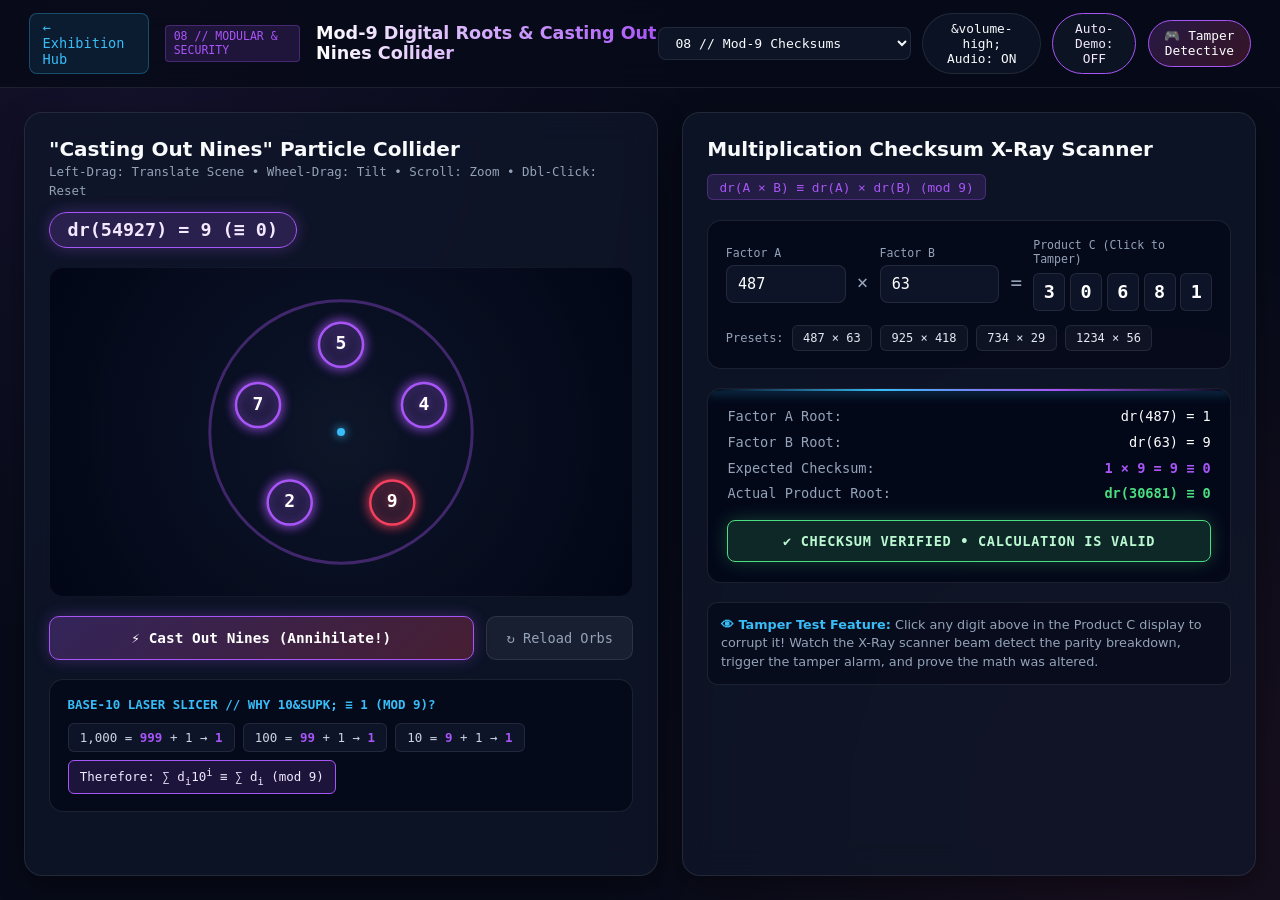
<file: sc-ex-1/mod9-checksum.html>
<!DOCTYPE html>
<html lang="en">
<head>
  <meta charset="UTF-8" />
  <meta name="viewport" content="width=device-width, initial-scale=1.0" />
  <title>08 // Mod-9 Digital Roots &amp; Casting Out Nines Collider | Exhibition Arcade</title>
  <meta name="description" content="Base-10 laser block slicer, Casting Out Nines particle collider, and Multiplication Checksum X-Ray scanner for error detection." />
  <link rel="stylesheet" href="mod9-checksum.css" />
  <script src="offline-resolver.js"></script>
  <script>
    (function() {
      if (window.location.protocol === 'file:') {
        document.write('<script src="gsap.min.js"><\/script>');
      } else {
        document.write('<script src="https://cdnjs.cloudflare.com/ajax/libs/gsap/3.12.5/gsap.min.js"><\/script>');
        document.write('<script>window.gsap || document.write(\'<script src="gsap.min.js"><\\/script>\');<\/script>');
      }
    })();
  </script>
</head>
<body>
  <nav class="topbar">
    <div class="top-left">
      <a href="index.html" class="back-btn">&larr; Exhibition Hub</a>
      <span class="mod-badge">08 // MODULAR &amp; SECURITY</span>
      <h1 class="mod-title">Mod-9 Digital Roots &amp; Casting Out Nines Collider</h1>
    </div>
    <div class="top-controls">
      <select id="quickNav" class="nav-select">
        <option value="" disabled>Jump to Module...</option>
        <option value="mirror-clock.html">01 // Mirror Clock</option>
        <option value="calendar-mod7.html">02 // Calendar Mod-7</option>
        <option value="squaring-shortcut.html">03 // Squaring Shortcut</option>
        <option value="sqrt-perfect.html">04 // Perfect Square Roots</option>
        <option value="newton-sqrt.html">05 // Newton-Raphson Sqrt</option>
        <option value="cbrt-perfect.html">06 // Perfect Cube Roots</option>
        <option value="rule-72-110.html">07 // Rule of 72 &amp; 110</option>
        <option value="mod9-checksum.html" selected>08 // Mod-9 Checksums</option>
      </select>
      <button id="soundToggle" class="pill-btn"><span class="icon">&volume-high;</span> <span id="soundLabel">Audio: ON</span></button>
      <button id="autoDemoBtn" class="pill-btn neon-btn">Auto-Demo: OFF</button>
      <button id="challengeBtn" class="pill-btn challenge-btn">&#127918; Tamper Detective</button>
    </div>
  </nav>

  <main class="layout">
    <!-- Left Column: Casting Out Nines Collider & Base-10 Slicer -->
    <section class="glass-panel main-panel">
      <div class="panel-header">
        <div class="title-wrap">
          <h2>"Casting Out Nines" Particle Collider</h2>
          <span class="hint">Left-Drag: Translate Scene &bull; Wheel-Drag: Tilt &bull; Scroll: Zoom &bull; Dbl-Click: Reset</span>
        </div>
        <div id="drResultBadge" class="dr-badge">dr(54,927) = 9 &equiv; 0</div>
      </div>

      <!-- Particle Collider Ring Canvas -->
      <div class="canvas-wrap">
        <canvas id="colliderCanvas"></canvas>
      </div>

      <div class="collider-action-bar">
        <button id="castNinesBtn" class="action-btn-zap">&#9889; Cast Out Nines (Annihilate!)</button>
        <button id="resetColliderBtn" class="action-btn-sec">&#8635; Reload Orbs</button>
      </div>

      <!-- Base-10 Laser Slicer Visual Breakdown -->
      <div class="slicer-card">
        <div class="slicer-title">Base-10 Laser Slicer // Why 10&supk; &equiv; 1 (mod 9)?</div>
        <div class="slicer-chips">
          <div class="s-chip">1,000 = <strong>999</strong> + 1 &rarr; <strong>1</strong></div>
          <div class="s-chip">100 = <strong>99</strong> + 1 &rarr; <strong>1</strong></div>
          <div class="s-chip">10 = <strong>9</strong> + 1 &rarr; <strong>1</strong></div>
          <div class="s-chip highlight">Therefore: &sum; d<sub>i</sub>10<sup>i</sup> &equiv; &sum; d<sub>i</sub> (mod 9)</div>
        </div>
      </div>
    </section>

    <!-- Right Column: Multiplication Checksum X-Ray Scanner -->
    <section class="glass-panel scanner-panel">
      <div class="panel-header">
        <h2>Multiplication Checksum X-Ray Scanner</h2>
        <span class="badge-formula">dr(A &times; B) &equiv; dr(A) &times; dr(B) (mod 9)</span>
      </div>

      <div class="calc-inputs-card">
        <div class="inputs-row">
          <div class="f-box">
            <label for="numA">Factor A</label>
            <input type="number" id="numA" value="487" min="1" max="99999" />
          </div>
          <span class="mult-sym">&times;</span>
          <div class="f-box">
            <label for="numB">Factor B</label>
            <input type="number" id="numB" value="63" min="1" max="99999" />
          </div>
          <span class="mult-sym">=</span>
          <div class="f-box product-box">
            <label>Product C (Click to Tamper)</label>
            <div id="productDigits" class="product-digits-strip">
              <!-- Clickable digits for tamper testing -->
            </div>
          </div>
        </div>

        <div class="preset-strip">
          <span class="preset-label">Presets:</span>
          <button class="preset-chip" data-a="487" data-b="63">487 &times; 63</button>
          <button class="preset-chip" data-a="925" data-b="418">925 &times; 418</button>
          <button class="preset-chip" data-a="734" data-b="29">734 &times; 29</button>
          <button class="preset-chip" data-a="1234" data-b="56">1234 &times; 56</button>
        </div>
      </div>

      <!-- X-Ray Scanner Result Screen -->
      <div class="xray-screen" id="xrayScreen">
        <div class="xray-beam-scan" id="xrayBeam"></div>
        <div class="xray-content">
          <div class="checksum-row">
            <span class="c-title">Factor A Root:</span>
            <span id="drA" class="c-val">dr(487) = 4+8+7 = 19 &rarr; 1</span>
          </div>
          <div class="checksum-row">
            <span class="c-title">Factor B Root:</span>
            <span id="drB" class="c-val">dr(63) = 6+3 = 9 &rarr; 0 (or 9)</span>
          </div>
          <div class="checksum-row">
            <span class="c-title">Expected Checksum:</span>
            <strong id="expectedDR" class="c-val text-purple">1 &times; 0 &equiv; 0</strong>
          </div>
          <div class="checksum-row">
            <span class="c-title">Actual Product Root:</span>
            <strong id="actualDR" class="c-val text-green">dr(30681) &equiv; 0</strong>
          </div>
          <div id="verdictBanner" class="verdict-banner pass">
            &#10004; CHECKSUM VERIFIED &bull; CALCULATION IS VALID
          </div>
        </div>
      </div>

      <!-- Tamper Explainer -->
      <div class="tamper-explainer">
        <strong>&#128065; Tamper Test Feature:</strong>
        Click any digit above in the Product C display to corrupt it! Watch the X-Ray scanner beam detect the parity breakdown, trigger the tamper alarm, and prove the math was altered.
      </div>
    </section>
  </main>

  <!-- Challenge Modal -->
  <div id="challengeModal" class="modal-overlay">
    <div class="modal-card">
      <div class="modal-header">
        <h3>&#127918; Tamper Detective</h3>
        <button id="closeChallenge" class="close-x">&times;</button>
      </div>
      <div class="modal-body">
        <div class="timer-bar-wrap">
          <div id="timerBar" class="timer-bar-fill"></div>
        </div>
        <div class="stats-bar">
          <div>Caught: <strong id="streakCount">0</strong> &#128293;</div>
          <div>Time Left: <strong id="timerVal">20s</strong></div>
        </div>
        <div class="prompt-box">
          A mischievous student altered one calculation! Is this product valid or tampered?
          <div id="targetEquation" class="big-equation">487 &times; 63 = 30,681</div>
        </div>
        <div class="options-grid-2">
          <button id="btnValid" class="detect-btn valid-btn"><span class="key-badge">1</span> &#10004; Valid Calculation</button>
          <button id="btnTampered" class="detect-btn tamper-btn"><span class="key-badge">2</span> &#9888; TAMPERED / FRAUDULENT!</button>
        </div>
        <div id="quizFeedback" class="quiz-feedback"></div>
        <div class="key-hints">Tip: Press keys 1 or 2 on your keyboard!</div>
      </div>
    </div>
  </div>

  <script src="mod9-checksum.js"></script>
</body>
</html>
</file>
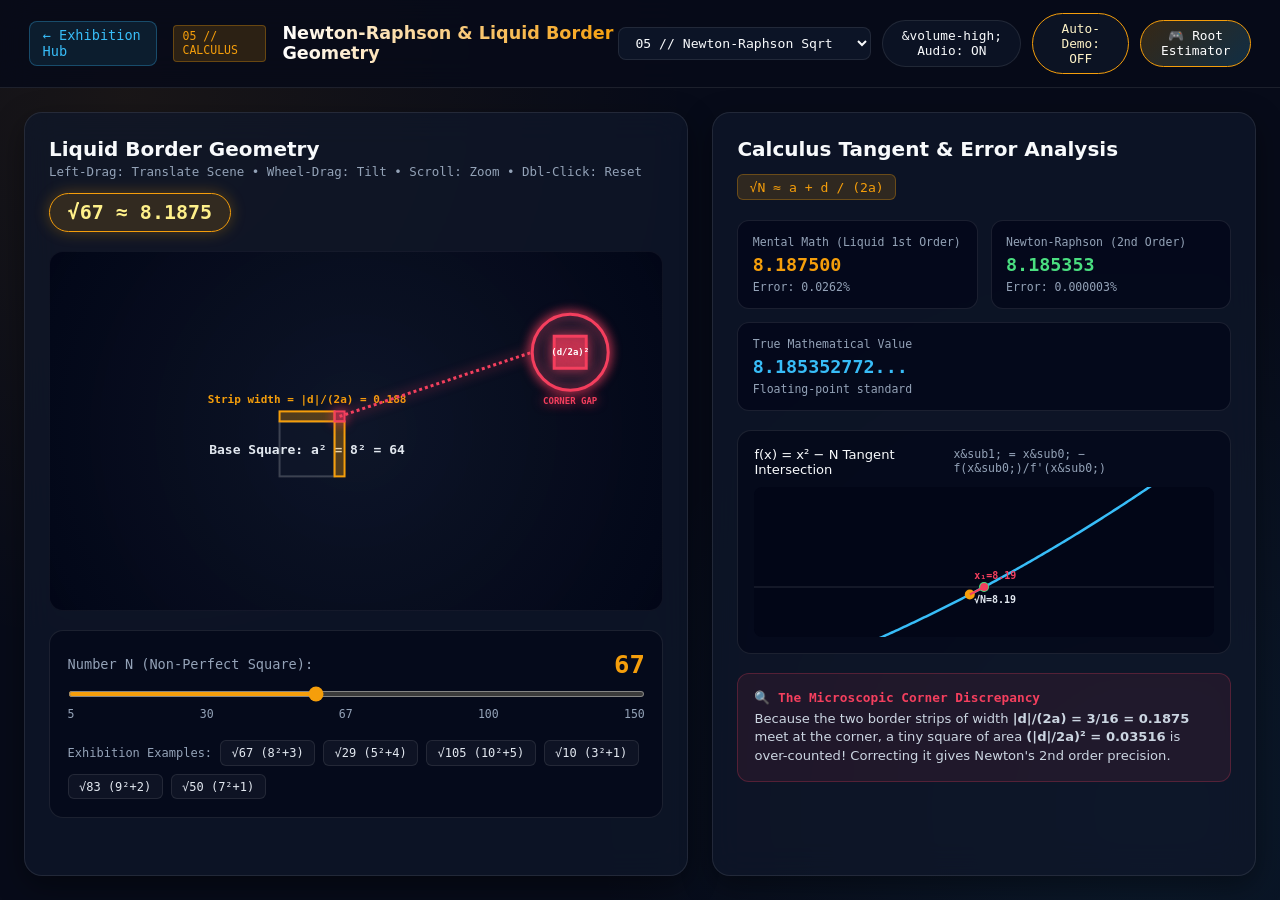
<file: sc-ex-1/newton-sqrt.html>
<!DOCTYPE html>
<html lang="en">
<head>
  <meta charset="UTF-8" />
  <meta name="viewport" content="width=device-width, initial-scale=1.0" />
  <title>05 // Newton-Raphson Imperfect Square Roots | Exhibition Arcade</title>
  <meta name="description" content="Visualizing imperfect square root approximation via Liquid Border Geometry and Newton-Raphson tangent line iterations." />
  <link rel="stylesheet" href="newton-sqrt.css" />
  <script src="offline-resolver.js"></script>
  <script>
    (function() {
      if (window.location.protocol === 'file:') {
        document.write('<script src="gsap.min.js"><\/script>');
      } else {
        document.write('<script src="https://cdnjs.cloudflare.com/ajax/libs/gsap/3.12.5/gsap.min.js"><\/script>');
        document.write('<script>window.gsap || document.write(\'<script src="gsap.min.js"><\\/script>\');<\/script>');
      }
    })();
  </script>
</head>
<body>
  <nav class="topbar">
    <div class="top-left">
      <a href="index.html" class="back-btn">&larr; Exhibition Hub</a>
      <span class="mod-badge">05 // CALCULUS</span>
      <h1 class="mod-title">Newton-Raphson &amp; Liquid Border Geometry</h1>
    </div>
    <div class="top-controls">
      <select id="quickNav" class="nav-select">
        <option value="" disabled>Jump to Module...</option>
        <option value="mirror-clock.html">01 // Mirror Clock</option>
        <option value="calendar-mod7.html">02 // Calendar Mod-7</option>
        <option value="squaring-shortcut.html">03 // Squaring Shortcut</option>
        <option value="sqrt-perfect.html">04 // Perfect Square Roots</option>
        <option value="newton-sqrt.html" selected>05 // Newton-Raphson Sqrt</option>
        <option value="cbrt-perfect.html">06 // Perfect Cube Roots</option>
        <option value="rule-72-110.html">07 // Rule of 72 &amp; 110</option>
        <option value="mod9-checksum.html">08 // Mod-9 Checksums</option>
      </select>
      <button id="soundToggle" class="pill-btn"><span class="icon">&volume-high;</span> <span id="soundLabel">Audio: ON</span></button>
      <button id="autoDemoBtn" class="pill-btn neon-btn">Auto-Demo: OFF</button>
      <button id="challengeBtn" class="pill-btn challenge-btn">&#127918; Root Estimator</button>
    </div>
  </nav>

  <main class="layout">
    <!-- Left Column: Liquid Border Canvas & Interactive Magnifier -->
    <section class="glass-panel main-panel">
      <div class="panel-header">
        <div class="title-wrap">
          <h2>Liquid Border Geometry</h2>
          <span class="hint">Left-Drag: Translate Scene &bull; Wheel-Drag: Tilt &bull; Scroll: Zoom &bull; Dbl-Click: Reset</span>
        </div>
        <div id="approxBadge" class="approx-badge">&radic;67 &asymp; 8.1875</div>
      </div>

      <div class="canvas-wrap">
        <canvas id="liquidCanvas"></canvas>
      </div>

      <!-- Controls Slider -->
      <div class="controls-card">
        <div class="slider-row">
          <label for="nSlider">Number N (Non-Perfect Square):</label>
          <strong id="nValDisplay" class="big-n">67</strong>
        </div>
        <input type="range" id="nSlider" min="5" max="150" value="67" />
        <div class="ticks"><span>5</span><span>30</span><span>67</span><span>100</span><span>150</span></div>

        <div class="preset-strip">
          <span class="preset-label">Exhibition Examples:</span>
          <button class="preset-chip" data-n="67">&radic;67 (8&sup2;+3)</button>
          <button class="preset-chip" data-n="29">&radic;29 (5&sup2;+4)</button>
          <button class="preset-chip" data-n="105">&radic;105 (10&sup2;+5)</button>
          <button class="preset-chip" data-n="10">&radic;10 (3&sup2;+1)</button>
          <button class="preset-chip" data-n="83">&radic;83 (9&sup2;+2)</button>
          <button class="preset-chip" data-n="50">&radic;50 (7&sup2;+1)</button>
        </div>
      </div>
    </section>

    <!-- Right Column: Tangent Curve & Precision Comparison -->
    <section class="glass-panel math-panel">
      <div class="panel-header">
        <h2>Calculus Tangent &amp; Error Analysis</h2>
        <span class="badge-formula">&radic;N &asymp; a + d / (2a)</span>
      </div>

      <!-- Comparison Metrics Cards -->
      <div class="metrics-grid">
        <div class="metric-card">
          <span class="m-label">Mental Math (Liquid 1st Order)</span>
          <strong id="mOrder1" class="m-val text-amber">8.187500</strong>
          <span id="mErr1" class="m-sub">Error: +0.0033%</span>
        </div>
        <div class="metric-card">
          <span class="m-label">Newton-Raphson (2nd Order)</span>
          <strong id="mOrder2" class="m-val text-green">8.185352</strong>
          <span id="mErr2" class="m-sub">Error: +0.000001%</span>
        </div>
        <div class="metric-card full">
          <span class="m-label">True Mathematical Value</span>
          <strong id="mTrue" class="m-val text-cyan">8.185352771...</strong>
          <span class="m-sub">Floating-point standard</span>
        </div>
      </div>

      <!-- Newton Curve Plot Canvas -->
      <div class="curve-card">
        <div class="curve-header">
          <span>f(x) = x&sup2; &minus; N Tangent Intersection</span>
          <span class="curve-hint">x&sub1; = x&sub0; &minus; f(x&sub0;)/f'(x&sub0;)</span>
        </div>
        <canvas id="curveCanvas"></canvas>
      </div>

      <!-- Microscopic Error Breakdown -->
      <div class="corner-error-card">
        <div class="corner-title">&#128269; The Microscopic Corner Discrepancy</div>
        <p id="cornerText" class="corner-desc">
          Because the two border strips of width <strong>d/(2a) = 3/16 = 0.1875</strong> overlap at the top-right corner, a tiny square of area <strong>(d/2a)&sup2; = 0.03515</strong> is counted twice!
        </p>
      </div>
    </section>
  </main>

  <!-- Challenge Modal -->
  <div id="challengeModal" class="modal-overlay">
    <div class="modal-card">
      <div class="modal-header">
        <h3>&#127918; Precision Root Estimator</h3>
        <button id="closeChallenge" class="close-x">&times;</button>
      </div>
      <div class="modal-body">
        <div class="timer-bar-wrap">
          <div id="timerBar" class="timer-bar-fill"></div>
        </div>
        <div class="stats-bar">
          <div>Streak: <strong id="streakCount">0</strong> &#128293;</div>
          <div>Time Left: <strong id="timerVal">20s</strong></div>
        </div>
        <div class="prompt-box">
          Estimate the value using a + d/(2a):
          <div id="targetPrompt" class="big-prompt">&radic;38</div>
        </div>
        <div class="options-grid" id="optionsGrid"></div>
        <div id="quizFeedback" class="quiz-feedback"></div>
        <div class="key-hints">Tip: Press keys 1, 2, 3, or 4 on your keyboard!</div>
      </div>
    </div>
  </div>

  <script src="newton-sqrt.js"></script>
</body>
</html>
</file>
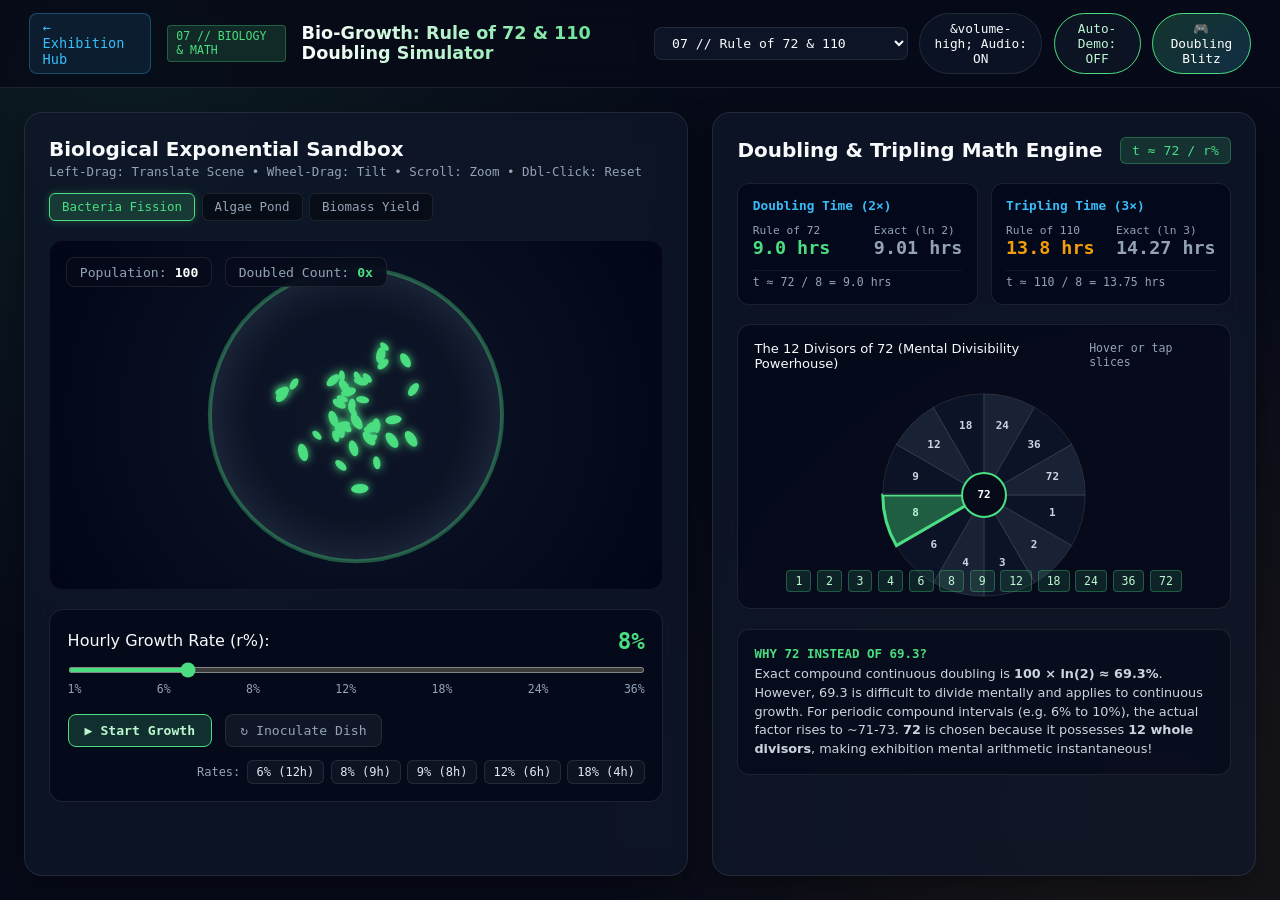
<file: sc-ex-1/rule-72-110.html>
<!DOCTYPE html>
<html lang="en">
<head>
  <meta charset="UTF-8" />
  <meta name="viewport" content="width=device-width, initial-scale=1.0" />
  <title>07 // Bio-Growth Rule of 72 &amp; 110 | Exhibition Arcade</title>
  <meta name="description" content="Biological exponential growth simulator with Petri dish binary fission, 72-factor wheel slicer, and Rule of 72 and 110 mathematical comparisons." />
  <link rel="stylesheet" href="rule-72-110.css" />
  <script src="offline-resolver.js"></script>
  <script>
    (function() {
      if (window.location.protocol === 'file:') {
        document.write('<script src="gsap.min.js"><\/script>');
      } else {
        document.write('<script src="https://cdnjs.cloudflare.com/ajax/libs/gsap/3.12.5/gsap.min.js"><\/script>');
        document.write('<script>window.gsap || document.write(\'<script src="gsap.min.js"><\\/script>\');<\/script>');
      }
    })();
  </script>
</head>
<body>
  <nav class="topbar">
    <div class="top-left">
      <a href="index.html" class="back-btn">&larr; Exhibition Hub</a>
      <span class="mod-badge">07 // BIOLOGY &amp; MATH</span>
      <h1 class="mod-title">Bio-Growth: Rule of 72 &amp; 110 Doubling Simulator</h1>
    </div>
    <div class="top-controls">
      <select id="quickNav" class="nav-select">
        <option value="" disabled>Jump to Module...</option>
        <option value="mirror-clock.html">01 // Mirror Clock</option>
        <option value="calendar-mod7.html">02 // Calendar Mod-7</option>
        <option value="squaring-shortcut.html">03 // Squaring Shortcut</option>
        <option value="sqrt-perfect.html">04 // Perfect Square Roots</option>
        <option value="newton-sqrt.html">05 // Newton-Raphson Sqrt</option>
        <option value="cbrt-perfect.html">06 // Perfect Cube Roots</option>
        <option value="rule-72-110.html" selected>07 // Rule of 72 &amp; 110</option>
        <option value="mod9-checksum.html">08 // Mod-9 Checksums</option>
      </select>
      <button id="soundToggle" class="pill-btn"><span class="icon">&volume-high;</span> <span id="soundLabel">Audio: ON</span></button>
      <button id="autoDemoBtn" class="pill-btn neon-btn">Auto-Demo: OFF</button>
      <button id="challengeBtn" class="pill-btn challenge-btn">&#127918; Doubling Blitz</button>
    </div>
  </nav>

  <main class="layout">
    <!-- Left Column: Petri Dish Simulator & Growth Rate Controls -->
    <section class="glass-panel sim-panel">
      <div class="panel-header">
        <div class="title-wrap">
          <h2>Biological Exponential Sandbox</h2>
          <span class="hint">Left-Drag: Translate Scene &bull; Wheel-Drag: Tilt &bull; Scroll: Zoom &bull; Dbl-Click: Reset</span>
        </div>
        <div class="model-pills">
          <button class="model-btn active" data-model="bacteria">Bacteria Fission</button>
          <button class="model-btn" data-model="algae">Algae Pond</button>
          <button class="model-btn" data-model="crop">Biomass Yield</button>
        </div>
      </div>

      <!-- Petri Dish Canvas -->
      <div class="canvas-wrap">
        <canvas id="petriCanvas"></canvas>
        <div class="dish-overlay">
          <div class="stat-bubble">
            <span class="bubble-label">Population:</span>
            <strong id="popCount" class="bubble-val">100</strong>
          </div>
          <div class="stat-bubble">
            <span class="bubble-label">Doubled Count:</span>
            <strong id="doubleEvents" class="bubble-val text-green">0x</strong>
          </div>
        </div>
      </div>

      <!-- Rate Slider & Controls -->
      <div class="controls-card">
        <div class="slider-row">
          <label for="rateSlider">Hourly Growth Rate (r%):</label>
          <strong id="rateDisplay" class="rate-badge">8%</strong>
        </div>
        <input type="range" id="rateSlider" min="1" max="36" value="8" />
        <div class="ticks"><span>1%</span><span>6%</span><span>8%</span><span>12%</span><span>18%</span><span>24%</span><span>36%</span></div>

        <div class="playback-strip">
          <button id="playPauseBtn" class="btn-play">&#9654; Start Growth</button>
          <button id="resetSimBtn" class="btn-reset">&#8635; Inoculate Dish</button>
          <div class="preset-group">
            <span class="p-label">Rates:</span>
            <button class="preset-chip" data-r="6">6% (12h)</button>
            <button class="preset-chip" data-r="8">8% (9h)</button>
            <button class="preset-chip" data-r="9">9% (8h)</button>
            <button class="preset-chip" data-r="12">12% (6h)</button>
            <button class="preset-chip" data-r="18">18% (4h)</button>
          </div>
        </div>
      </div>
    </section>

    <!-- Right Column: Rule of 72 & 110 Math Engine & Factor Slicer -->
    <section class="glass-panel math-panel">
      <div class="panel-header">
        <h2>Doubling &amp; Tripling Math Engine</h2>
        <span class="badge-formula">t &asymp; 72 / r%</span>
      </div>

      <!-- Time Predictions Grid -->
      <div class="predictions-grid">
        <div class="pred-card">
          <span class="p-title">Doubling Time (2&times;)</span>
          <div class="p-compare">
            <div>
              <span class="p-type">Rule of 72</span>
              <strong id="rule72Time" class="p-val text-green">9.0 hrs</strong>
            </div>
            <div>
              <span class="p-type">Exact (ln 2)</span>
              <strong id="exact2Time" class="p-val text-muted">9.006 hrs</strong>
            </div>
          </div>
          <span class="p-formula">t &asymp; 72 / 8 = 9.0 hrs</span>
        </div>

        <div class="pred-card">
          <span class="p-title">Tripling Time (3&times;)</span>
          <div class="p-compare">
            <div>
              <span class="p-type">Rule of 110</span>
              <strong id="rule110Time" class="p-val text-amber">13.8 hrs</strong>
            </div>
            <div>
              <span class="p-type">Exact (ln 3)</span>
              <strong id="exact3Time" class="p-val text-muted">14.27 hrs</strong>
            </div>
          </div>
          <span class="p-formula">t &asymp; 110 / 8 = 13.75 hrs</span>
        </div>
      </div>

      <!-- 72 Factor Wheel Canvas Slicer -->
      <div class="factor-wheel-card">
        <div class="wheel-header">
          <span>The 12 Divisors of 72 (Mental Divisibility Powerhouse)</span>
          <span class="wheel-hint">Hover or tap slices</span>
        </div>
        <div class="wheel-wrap">
          <canvas id="wheelCanvas"></canvas>
        </div>
        <div class="divisor-chips">
          <span class="d-chip">1</span><span class="d-chip">2</span><span class="d-chip">3</span><span class="d-chip">4</span>
          <span class="d-chip">6</span><span class="d-chip">8</span><span class="d-chip">9</span><span class="d-chip">12</span>
          <span class="d-chip">18</span><span class="d-chip">24</span><span class="d-chip">36</span><span class="d-chip">72</span>
        </div>
      </div>

      <!-- Mathematical Derivation Box -->
      <div class="derivation-card">
        <div class="derivation-title">Why 72 instead of 69.3?</div>
        <p class="derivation-text">
          Exact compound continuous doubling is <strong>100 &times; ln(2) &asymp; 69.3%</strong>. However, 69.3 is difficult to divide mentally and applies to continuous growth. For periodic compound intervals (e.g. 6% to 10%), the actual factor rises to ~71-73. <strong>72</strong> is chosen because it possesses <strong>12 whole divisors</strong>, making exhibition mental arithmetic instantaneous!
        </p>
      </div>
    </section>
  </main>

  <!-- Challenge Modal -->
  <div id="challengeModal" class="modal-overlay">
    <div class="modal-card">
      <div class="modal-header">
        <h3>&#127918; Doubling Time Blitz</h3>
        <button id="closeChallenge" class="close-x">&times;</button>
      </div>
      <div class="modal-body">
        <div class="timer-bar-wrap">
          <div id="timerBar" class="timer-bar-fill"></div>
        </div>
        <div class="stats-bar">
          <div>Streak: <strong id="streakCount">0</strong> &#128293;</div>
          <div>Time Left: <strong id="timerVal">20s</strong></div>
        </div>
        <div class="prompt-box">
          At an 8% growth rate, population doubles in:
          <div id="targetPrompt" class="big-prompt">8% Rate &rarr; ? hrs</div>
        </div>
        <div class="options-grid" id="optionsGrid"></div>
        <div id="quizFeedback" class="quiz-feedback"></div>
        <div class="key-hints">Tip: Press keys 1, 2, 3, or 4 on your keyboard!</div>
      </div>
    </div>
  </div>

  <script src="rule-72-110.js"></script>
</body>
</html>
</file>
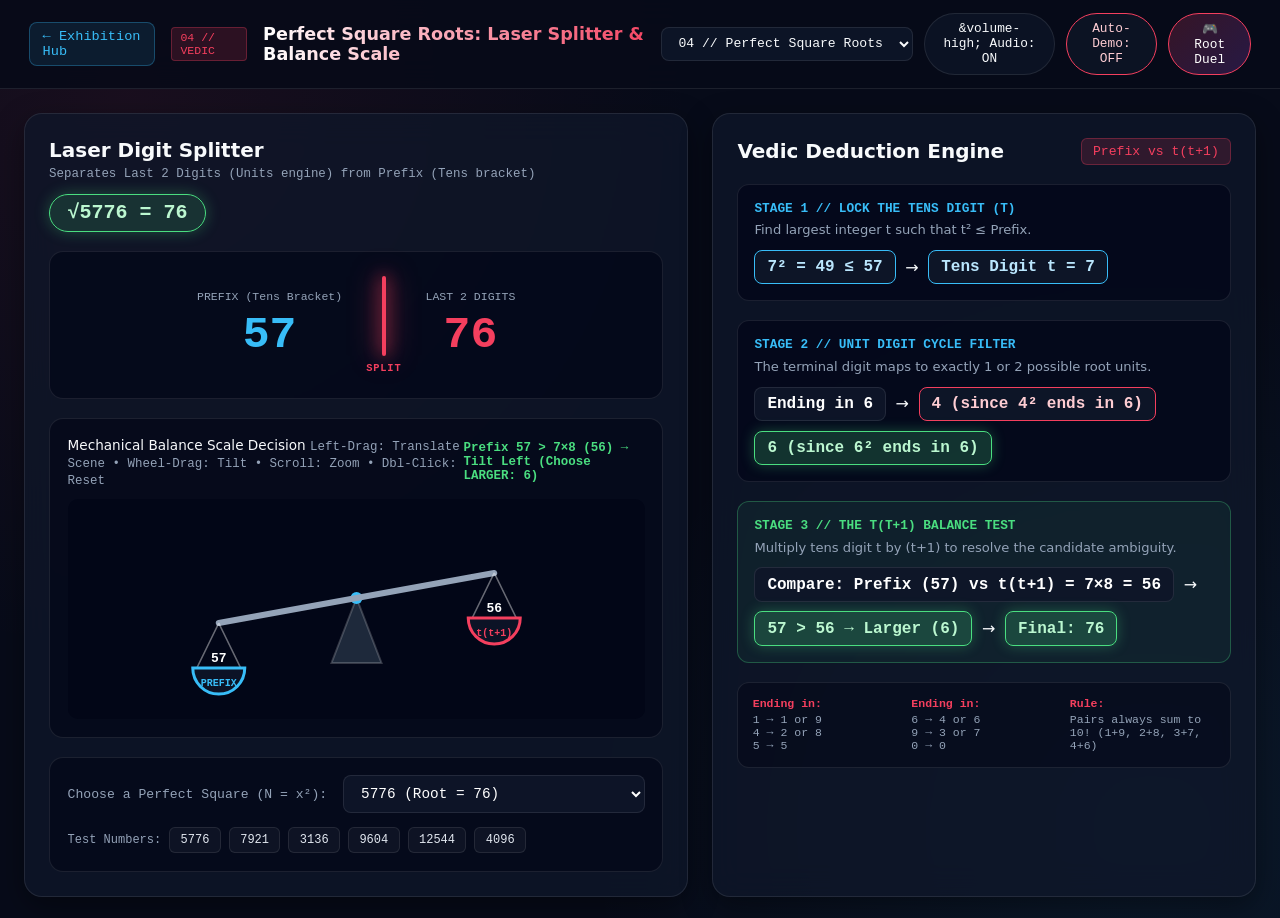
<file: sc-ex-1/sqrt-perfect.html>
<!DOCTYPE html>
<html lang="en">
<head>
  <meta charset="UTF-8" />
  <meta name="viewport" content="width=device-width, initial-scale=1.0" />
  <title>04 // Perfect Square Roots (&radic;N) | Exhibition Arcade</title>
  <meta name="description" content="Laser digit-splitter, unit-digit cycle wheel, and animated mechanical balance scale comparing prefix vs t(t+1) for mental square root determination." />
  <link rel="stylesheet" href="sqrt-perfect.css" />
  <script src="offline-resolver.js"></script>
  <script>
    (function() {
      if (window.location.protocol === 'file:') {
        document.write('<script src="gsap.min.js"><\/script>');
      } else {
        document.write('<script src="https://cdnjs.cloudflare.com/ajax/libs/gsap/3.12.5/gsap.min.js"><\/script>');
        document.write('<script>window.gsap || document.write(\'<script src="gsap.min.js"><\\/script>\');<\/script>');
      }
    })();
  </script>
</head>
<body>
  <nav class="topbar">
    <div class="top-left">
      <a href="index.html" class="back-btn">&larr; Exhibition Hub</a>
      <span class="mod-badge">04 // VEDIC</span>
      <h1 class="mod-title">Perfect Square Roots: Laser Splitter &amp; Balance Scale</h1>
    </div>
    <div class="top-controls">
      <select id="quickNav" class="nav-select">
        <option value="" disabled>Jump to Module...</option>
        <option value="mirror-clock.html">01 // Mirror Clock</option>
        <option value="calendar-mod7.html">02 // Calendar Mod-7</option>
        <option value="squaring-shortcut.html">03 // Squaring Shortcut</option>
        <option value="sqrt-perfect.html" selected>04 // Perfect Square Roots</option>
        <option value="newton-sqrt.html">05 // Newton-Raphson Sqrt</option>
        <option value="cbrt-perfect.html">06 // Perfect Cube Roots</option>
        <option value="rule-72-110.html">07 // Rule of 72 &amp; 110</option>
        <option value="mod9-checksum.html">08 // Mod-9 Checksums</option>
      </select>
      <button id="soundToggle" class="pill-btn"><span class="icon">&volume-high;</span> <span id="soundLabel">Audio: ON</span></button>
      <button id="autoDemoBtn" class="pill-btn neon-btn">Auto-Demo: OFF</button>
      <button id="challengeBtn" class="pill-btn challenge-btn">&#127918; Root Duel</button>
    </div>
  </nav>

  <main class="layout">
    <!-- Left Column: Laser Splitter & Mechanical Balance Scale -->
    <section class="glass-panel main-panel">
      <div class="panel-header">
        <div class="title-wrap">
          <h2>Laser Digit Splitter</h2>
          <span class="hint">Separates Last 2 Digits (Units engine) from Prefix (Tens bracket)</span>
        </div>
        <div id="rootResultBadge" class="root-badge">&radic;5776 = 76</div>
      </div>

      <!-- Laser Splitter Chamber -->
      <div class="splitter-chamber">
        <div class="digit-box prefix-box">
          <span class="box-label">PREFIX (Tens Bracket)</span>
          <span id="prefixVal" class="big-digit">57</span>
        </div>
        <div class="laser-beam-wrap">
          <div class="laser-beam"></div>
          <span class="laser-tag">SPLIT</span>
        </div>
        <div class="digit-box unit-box">
          <span class="box-label">LAST 2 DIGITS</span>
          <span id="suffixVal" class="big-digit">76</span>
        </div>
      </div>

      <!-- Animated Balance Scale Canvas -->
      <div class="scale-section">
        <div class="scale-header">
          <div class="title-wrap">
            <span>Mechanical Balance Scale Decision</span>
            <span class="hint">Left-Drag: Translate Scene &bull; Wheel-Drag: Tilt &bull; Scroll: Zoom &bull; Dbl-Click: Reset</span>
          </div>
          <span id="scaleDecision" class="decision-tag">Prefix 57 &gt; 7&times;8 (56) &rarr; Tilt Right (Choose 6)</span>
        </div>
        <div class="scale-canvas-wrap">
          <canvas id="scaleCanvas"></canvas>
        </div>
      </div>

      <!-- Number Input & Presets -->
      <div class="input-card">
        <div class="input-row">
          <label for="squareSelect">Choose a Perfect Square (N = x&sup2;):</label>
          <select id="squareSelect" class="styled-select">
            <option value="5776" selected>5776 (Root = 76)</option>
            <option value="7921">7921 (Root = 89)</option>
            <option value="3136">3136 (Root = 56)</option>
            <option value="9604">9604 (Root = 98)</option>
            <option value="2916">2916 (Root = 54)</option>
            <option value="12544">12544 (Root = 112)</option>
            <option value="4096">4096 (Root = 64)</option>
            <option value="5184">5184 (Root = 72)</option>
            <option value="1849">1849 (Root = 43)</option>
            <option value="7396">7396 (Root = 86)</option>
          </select>
        </div>
        <div class="preset-strip">
          <span class="preset-label">Test Numbers:</span>
          <button class="preset-chip" data-n="5776">5776</button>
          <button class="preset-chip" data-n="7921">7921</button>
          <button class="preset-chip" data-n="3136">3136</button>
          <button class="preset-chip" data-n="9604">9604</button>
          <button class="preset-chip" data-n="12544">12544</button>
          <button class="preset-chip" data-n="4096">4096</button>
        </div>
      </div>
    </section>

    <!-- Right Column: Vedic Deduction & Unit Wheel -->
    <section class="glass-panel math-panel">
      <div class="panel-header">
        <h2>Vedic Deduction Engine</h2>
        <span class="badge-formula">Prefix vs t(t+1)</span>
      </div>

      <!-- Stage 1: Tens Bracket -->
      <div class="stage-card">
        <div class="stage-title">Stage 1 // Lock the Tens Digit (t)</div>
        <div class="stage-desc">Find largest integer t such that t&sup2; &le; Prefix.</div>
        <div class="stage-track" id="tensTrack">
          <!-- Injected via sqrt-perfect.js -->
        </div>
      </div>

      <!-- Stage 2: Unit Candidates -->
      <div class="stage-card">
        <div class="stage-title">Stage 2 // Unit Digit Cycle Filter</div>
        <div class="stage-desc">The terminal digit maps to exactly 1 or 2 possible root units.</div>
        <div class="stage-track" id="unitsTrack">
          <!-- Injected via sqrt-perfect.js -->
        </div>
      </div>

      <!-- Stage 3: The Benchmark Scale Test -->
      <div class="stage-card highlight">
        <div class="stage-title">Stage 3 // The t(t+1) Balance Test</div>
        <div class="stage-desc">Multiply tens digit t by (t+1) to resolve the candidate ambiguity.</div>
        <div class="stage-track" id="benchmarkTrack">
          <!-- Injected via sqrt-perfect.js -->
        </div>
      </div>

      <!-- Unit Cycle Reference -->
      <div class="unit-ref-grid">
        <div class="ref-col">
          <strong>Ending in:</strong>
          <span>1 &rarr; 1 or 9<br/>4 &rarr; 2 or 8<br/>5 &rarr; 5</span>
        </div>
        <div class="ref-col">
          <strong>Ending in:</strong>
          <span>6 &rarr; 4 or 6<br/>9 &rarr; 3 or 7<br/>0 &rarr; 0</span>
        </div>
        <div class="ref-col">
          <strong>Rule:</strong>
          <span>Pairs always sum to 10! (1+9, 2+8, 3+7, 4+6)</span>
        </div>
      </div>
    </section>
  </main>

  <!-- Challenge Modal -->
  <div id="challengeModal" class="modal-overlay">
    <div class="modal-card">
      <div class="modal-header">
        <h3>&#127918; Square Root Duel</h3>
        <button id="closeChallenge" class="close-x">&times;</button>
      </div>
      <div class="modal-body">
        <div class="timer-bar-wrap">
          <div id="timerBar" class="timer-bar-fill"></div>
        </div>
        <div class="stats-bar">
          <div>Streak: <strong id="streakCount">0</strong> &#128293;</div>
          <div>Time Left: <strong id="timerVal">20s</strong></div>
        </div>
        <div class="prompt-box">
          What is the square root:
          <div id="targetPrompt" class="big-prompt">&radic;5776</div>
        </div>
        <div class="options-grid" id="optionsGrid"></div>
        <div id="quizFeedback" class="quiz-feedback"></div>
        <div class="key-hints">Tip: Press keys 1, 2, 3, or 4 on your keyboard!</div>
      </div>
    </div>
  </div>

  <script src="sqrt-perfect.js"></script>
</body>
</html>
</file>
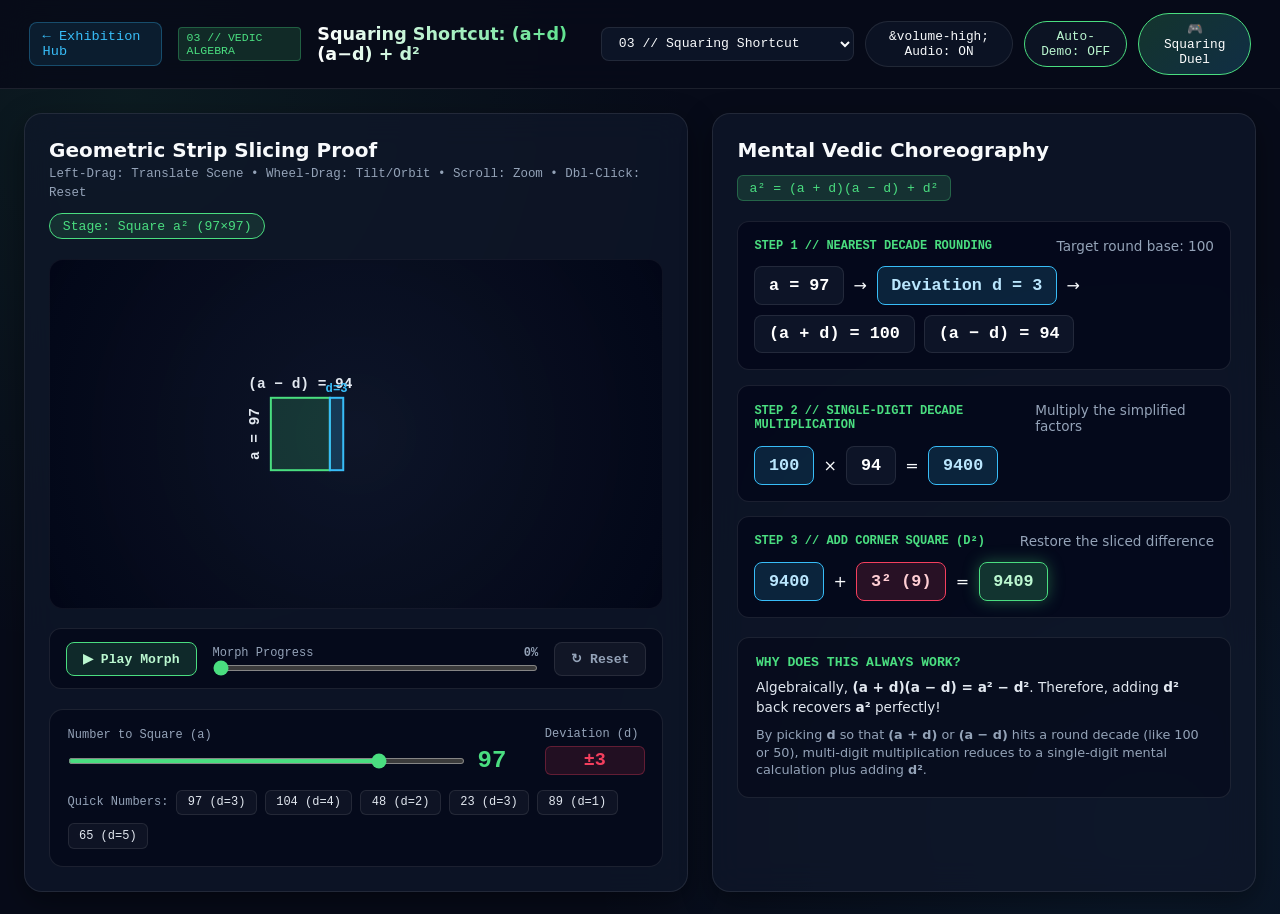
<file: sc-ex-1/squaring-shortcut.html>
<!DOCTYPE html>
<html lang="en">
<head>
  <meta charset="UTF-8" />
  <meta name="viewport" content="width=device-width, initial-scale=1.0" />
  <title>03 // Squaring Shortcut: (a+d)(a-d) + d² | Exhibition Arcade</title>
  <meta name="description" content="Interactive 2D geometric canvas proof and morph animation for the mental math squaring identity a² = (a+d)(a-d) + d²." />
  <link rel="stylesheet" href="squaring-shortcut.css" />
  <script src="offline-resolver.js"></script>
  <script>
    (function() {
      if (window.location.protocol === 'file:') {
        document.write('<script src="gsap.min.js"><\/script>');
      } else {
        document.write('<script src="https://cdnjs.cloudflare.com/ajax/libs/gsap/3.12.5/gsap.min.js"><\/script>');
        document.write('<script>window.gsap || document.write(\'<script src="gsap.min.js"><\\/script>\');<\/script>');
      }
    })();
  </script>
</head>
<body>
  <nav class="topbar">
    <div class="top-left">
      <a href="index.html" class="back-btn">&larr; Exhibition Hub</a>
      <span class="mod-badge">03 // VEDIC ALGEBRA</span>
      <h1 class="mod-title">Squaring Shortcut: (a+d)(a&minus;d) + d&sup2;</h1>
    </div>
    <div class="top-controls">
      <select id="quickNav" class="nav-select">
        <option value="" disabled>Jump to Module...</option>
        <option value="mirror-clock.html">01 // Mirror Clock</option>
        <option value="calendar-mod7.html">02 // Calendar Mod-7</option>
        <option value="squaring-shortcut.html" selected>03 // Squaring Shortcut</option>
        <option value="sqrt-perfect.html">04 // Perfect Square Roots</option>
        <option value="newton-sqrt.html">05 // Newton-Raphson Sqrt</option>
        <option value="cbrt-perfect.html">06 // Perfect Cube Roots</option>
        <option value="rule-72-110.html">07 // Rule of 72 &amp; 110</option>
        <option value="mod9-checksum.html">08 // Mod-9 Checksums</option>
      </select>
      <button id="soundToggle" class="pill-btn"><span class="icon">&volume-high;</span> <span id="soundLabel">Audio: ON</span></button>
      <button id="autoDemoBtn" class="pill-btn neon-btn">Auto-Demo: OFF</button>
      <button id="challengeBtn" class="pill-btn challenge-btn">&#127918; Squaring Duel</button>
    </div>
  </nav>

  <main class="layout">
    <!-- Left Column: Geometric Morphing Canvas -->
    <section class="glass-panel canvas-panel">
      <div class="panel-header">
        <div class="title-wrap">
          <h2>Geometric Strip Slicing Proof</h2>
          <span class="hint">Left-Drag: Translate Scene &bull; Wheel-Drag: Tilt/Orbit &bull; Scroll: Zoom &bull; Dbl-Click: Reset</span>
        </div>
        <div class="morph-state" id="morphStateLabel">Stage: Square a&sup2;</div>
      </div>

      <div class="canvas-wrap">
        <canvas id="morphCanvas"></canvas>
      </div>

      <!-- Scrubber & Playback Controls -->
      <div class="playback-bar">
        <button id="playBtn" class="ctrl-btn">&#9654; Play Morph</button>
        <div class="slider-wrap">
          <label><span>Morph Progress</span><strong id="progressVal">0%</strong></label>
          <input type="range" id="progressSlider" min="0" max="100" value="0" />
        </div>
        <button id="resetBtn" class="ctrl-btn secondary">&#8635; Reset</button>
      </div>

      <!-- Number Input & Presets -->
      <div class="number-ctrl-card">
        <div class="input-row">
          <div class="field-item">
            <label for="numSlider">Number to Square (a)</label>
            <div class="slider-val-row">
              <input type="range" id="numSlider" min="11" max="119" value="97" />
              <strong id="aDisplay" class="big-num">97</strong>
            </div>
          </div>
          <div class="field-item small">
            <label>Deviation (d)</label>
            <strong id="dDisplay" class="d-badge">&plusmn;3</strong>
          </div>
        </div>

        <div class="preset-strip">
          <span class="preset-label">Quick Numbers:</span>
          <button class="preset-chip" data-val="97">97 (d=3)</button>
          <button class="preset-chip" data-val="104">104 (d=4)</button>
          <button class="preset-chip" data-val="48">48 (d=2)</button>
          <button class="preset-chip" data-val="23">23 (d=3)</button>
          <button class="preset-chip" data-val="89">89 (d=1)</button>
          <button class="preset-chip" data-val="65">65 (d=5)</button>
        </div>
      </div>
    </section>

    <!-- Right Column: Step-by-Step Mental Math Breakdown -->
    <section class="glass-panel math-panel">
      <div class="panel-header">
        <h2>Mental Vedic Choreography</h2>
        <span class="badge-formula">a&sup2; = (a + d)(a &minus; d) + d&sup2;</span>
      </div>

      <!-- Dynamic Step-by-step Card Track -->
      <div class="steps-flow" id="stepsFlow">
        <!-- Injected via squaring-shortcut.js -->
      </div>

      <!-- Visual Algebraic Breakdown -->
      <div class="algebra-card">
        <div class="algebra-title">Why does this always work?</div>
        <p class="algebra-text">
          Algebraically, <strong>(a + d)(a &minus; d) = a&sup2; &minus; d&sup2;</strong>. Therefore, adding <strong>d&sup2;</strong> back recovers <strong>a&sup2;</strong> perfectly!
        </p>
        <p class="algebra-sub">
          By picking <strong>d</strong> so that <strong>(a + d)</strong> or <strong>(a &minus; d)</strong> hits a round decade (like 100 or 50), multi-digit multiplication reduces to a single-digit mental calculation plus adding <strong>d&sup2;</strong>.
        </p>
      </div>
    </section>
  </main>

  <!-- Challenge Modal -->
  <div id="challengeModal" class="modal-overlay">
    <div class="modal-card">
      <div class="modal-header">
        <h3>&#127918; Lightning Squaring Duel</h3>
        <button id="closeChallenge" class="close-x">&times;</button>
      </div>
      <div class="modal-body">
        <div class="timer-bar-wrap">
          <div id="timerBar" class="timer-bar-fill"></div>
        </div>
        <div class="stats-bar">
          <div>Streak: <strong id="streakCount">0</strong> &#128293;</div>
          <div>Time Left: <strong id="timerVal">20s</strong></div>
        </div>
        <div class="prompt-box">
          Calculate:
          <div id="targetSquare" class="big-target">97&sup2;</div>
        </div>
        <div class="options-grid" id="optionsGrid"></div>
        <div id="quizFeedback" class="quiz-feedback"></div>
        <div class="key-hints">Tip: Press keys 1, 2, 3, or 4 on your keyboard!</div>
      </div>
    </div>
  </div>

  <script src="squaring-shortcut.js"></script>
</body>
</html>
</file>
<file: sc-ex-1/mod9-checksum.css>
:root {
  --bg-dark: #070b19;
  --bg-panel: rgba(15, 23, 42, 0.75);
  --border-subtle: rgba(255, 255, 255, 0.09);
  --cyan: #38bdf8;
  --purple: #a855f7;
  --green: #4ade80;
  --pink: #f43f5e;
  --amber: #f59e0b;
  --text-main: #f8fafc;
  --text-muted: #94a3b8;
  --font-mono: ui-monospace, SFMono-Regular, Menlo, Monaco, Consolas, monospace;
}

* {
  box-sizing: border-box;
  margin: 0;
  padding: 0;
}

body {
  background: radial-gradient(circle at 10% 10%, rgba(168, 85, 247, 0.08), transparent 40%),
              radial-gradient(circle at 90% 90%, rgba(244, 63, 94, 0.08), transparent 40%),
              var(--bg-dark);
  color: var(--text-main);
  font-family: system-ui, -apple-system, BlinkMacSystemFont, 'Segoe UI', Roboto, sans-serif;
  min-height: 100vh;
  display: flex;
  flex-direction: column;
}

.topbar {
  display: flex;
  align-items: center;
  justify-content: space-between;
  padding: 0.8rem 1.8rem;
  background: rgba(7, 11, 25, 0.88);
  backdrop-filter: blur(16px);
  border-bottom: 1px solid var(--border-subtle);
  position: sticky;
  top: 0;
  z-index: 40;
}

.top-left {
  display: flex;
  align-items: center;
  gap: 1rem;
}

.back-btn {
  color: var(--cyan);
  text-decoration: none;
  font-family: var(--font-mono);
  font-size: 0.85rem;
  padding: 0.35rem 0.8rem;
  border-radius: 8px;
  background: rgba(56, 189, 248, 0.1);
  border: 1px solid rgba(56, 189, 248, 0.3);
  transition: all 0.2s ease;
}

.back-btn:hover {
  background: rgba(56, 189, 248, 0.22);
  box-shadow: 0 0 12px rgba(56, 189, 248, 0.3);
}

.mod-badge {
  font-family: var(--font-mono);
  font-size: 0.72rem;
  color: var(--purple);
  padding: 0.2rem 0.5rem;
  border-radius: 4px;
  background: rgba(168, 85, 247, 0.15);
  border: 1px solid rgba(168, 85, 247, 0.3);
}

.mod-title {
  font-size: 1.1rem;
  font-weight: 700;
  background: linear-gradient(90deg, #fff, var(--purple));
  -webkit-background-clip: text;
  -webkit-text-fill-color: transparent;
}

.top-controls {
  display: flex;
  align-items: center;
  gap: 0.7rem;
}

.nav-select {
  background: rgba(15, 23, 42, 0.85);
  border: 1px solid var(--border-subtle);
  color: var(--text-main);
  padding: 0.45rem 0.8rem;
  border-radius: 8px;
  font-family: var(--font-mono);
  font-size: 0.82rem;
  outline: none;
  cursor: pointer;
}

.pill-btn {
  padding: 0.45rem 0.9rem;
  border-radius: 9999px;
  background: rgba(15, 23, 42, 0.7);
  border: 1px solid var(--border-subtle);
  color: var(--text-main);
  font-family: var(--font-mono);
  font-size: 0.8rem;
  cursor: pointer;
  transition: all 0.2s ease;
}

.pill-btn:hover {
  background: rgba(30, 41, 59, 0.9);
  border-color: var(--purple);
}

.neon-btn {
  border-color: var(--purple);
  color: #f3e8ff;
}

.challenge-btn {
  background: linear-gradient(135deg, rgba(168, 85, 247, 0.2), rgba(244, 63, 94, 0.2));
  border-color: var(--purple);
  color: #fff;
}

.layout {
  flex: 1;
  display: grid;
  grid-template-columns: 1.05fr 0.95fr;
  gap: 1.5rem;
  padding: 1.5rem;
  max-width: 1600px;
  margin: 0 auto;
  width: 100%;
}

.glass-panel {
  background: var(--bg-panel);
  backdrop-filter: blur(16px);
  -webkit-backdrop-filter: blur(16px);
  border: 1px solid var(--border-subtle);
  border-radius: 18px;
  padding: 1.5rem;
  display: flex;
  flex-direction: column;
  gap: 1.2rem;
  box-shadow: 0 10px 30px rgba(0, 0, 0, 0.4);
}

.panel-header {
  display: flex;
  justify-content: space-between;
  align-items: center;
  flex-wrap: wrap;
  gap: 0.8rem;
}

.panel-header h2 {
  font-size: 1.25rem;
  font-weight: 700;
}

.hint {
  font-family: var(--font-mono);
  font-size: 0.78rem;
  color: var(--text-muted);
}

.dr-badge {
  font-family: var(--font-mono);
  font-size: 1.15rem;
  font-weight: 800;
  color: #f3e8ff;
  padding: 0.4rem 1.1rem;
  border-radius: 9999px;
  background: rgba(168, 85, 247, 0.18);
  border: 1px solid var(--purple);
  box-shadow: 0 0 15px rgba(168, 85, 247, 0.3);
}

.canvas-wrap {
  width: 100%;
  height: 330px;
  border-radius: 14px;
  background: radial-gradient(circle at 50% 50%, rgba(15, 23, 42, 0.8), rgba(2, 6, 23, 0.95));
  border: 1px solid rgba(255, 255, 255, 0.05);
  position: relative;
  overflow: hidden;
}

#colliderCanvas {
  width: 100%;
  height: 100%;
  display: block;
}

.collider-action-bar {
  display: flex;
  gap: 0.8rem;
}

.action-btn-zap {
  flex: 1;
  padding: 0.8rem;
  border-radius: 10px;
  background: linear-gradient(135deg, rgba(168, 85, 247, 0.25), rgba(244, 63, 94, 0.25));
  border: 1px solid var(--purple);
  color: #fff;
  font-family: var(--font-mono);
  font-size: 0.9rem;
  font-weight: 700;
  cursor: pointer;
  transition: all 0.2s ease;
  box-shadow: 0 0 15px rgba(168, 85, 247, 0.3);
}

.action-btn-zap:hover {
  background: linear-gradient(135deg, rgba(168, 85, 247, 0.4), rgba(244, 63, 94, 0.4));
  box-shadow: 0 0 25px rgba(168, 85, 247, 0.5);
  transform: translateY(-1px);
}

.action-btn-sec {
  padding: 0.8rem 1.2rem;
  border-radius: 10px;
  background: rgba(255, 255, 255, 0.05);
  border: 1px solid var(--border-subtle);
  color: var(--text-muted);
  font-family: var(--font-mono);
  font-size: 0.85rem;
  cursor: pointer;
}

.action-btn-sec:hover {
  background: rgba(255, 255, 255, 0.1);
  color: #fff;
}

.slicer-card {
  background: rgba(2, 6, 23, 0.6);
  border: 1px solid var(--border-subtle);
  border-radius: 14px;
  padding: 1.1rem;
  display: flex;
  flex-direction: column;
  gap: 0.7rem;
}

.slicer-title {
  font-family: var(--font-mono);
  font-size: 0.78rem;
  color: var(--cyan);
  font-weight: 700;
  text-transform: uppercase;
}

.slicer-chips {
  display: flex;
  flex-wrap: wrap;
  gap: 0.5rem;
}

.s-chip {
  padding: 0.35rem 0.7rem;
  border-radius: 6px;
  background: rgba(15, 23, 42, 0.9);
  border: 1px solid var(--border-subtle);
  font-family: var(--font-mono);
  font-size: 0.78rem;
  color: #cbd5e1;
}

.s-chip strong {
  color: var(--purple);
}

.s-chip.highlight {
  border-color: var(--purple);
  color: #f3e8ff;
  background: rgba(168, 85, 247, 0.15);
}

/* Right Column Scanner */
.badge-formula {
  font-family: var(--font-mono);
  font-size: 0.8rem;
  background: rgba(168, 85, 247, 0.15);
  border: 1px solid rgba(168, 85, 247, 0.3);
  color: var(--purple);
  padding: 0.3rem 0.7rem;
  border-radius: 6px;
}

.calc-inputs-card {
  background: rgba(2, 6, 23, 0.6);
  border: 1px solid var(--border-subtle);
  border-radius: 14px;
  padding: 1.1rem;
  display: flex;
  flex-direction: column;
  gap: 0.9rem;
}

.inputs-row {
  display: flex;
  align-items: center;
  gap: 0.7rem;
  flex-wrap: wrap;
}

.f-box {
  display: flex;
  flex-direction: column;
  gap: 0.3rem;
  flex: 1;
}

.f-box label {
  font-family: var(--font-mono);
  font-size: 0.72rem;
  color: var(--text-muted);
}

.f-box input {
  background: rgba(15, 23, 42, 0.9);
  border: 1px solid var(--border-subtle);
  border-radius: 8px;
  color: #fff;
  padding: 0.55rem 0.7rem;
  font-family: var(--font-mono);
  font-size: 0.95rem;
  outline: none;
}

.f-box input:focus {
  border-color: var(--purple);
  box-shadow: 0 0 10px rgba(168, 85, 247, 0.3);
}

.mult-sym {
  font-family: var(--font-mono);
  font-size: 1.2rem;
  color: var(--text-muted);
  margin-top: 1rem;
}

.product-digits-strip {
  display: flex;
  gap: 0.3rem;
  padding-top: 0.1rem;
}

.tamper-digit {
  width: 32px;
  height: 38px;
  display: grid;
  place-items: center;
  border-radius: 6px;
  background: rgba(15, 23, 42, 0.9);
  border: 1px solid var(--border-subtle);
  font-family: var(--font-mono);
  font-size: 1.15rem;
  font-weight: 700;
  color: #fff;
  cursor: pointer;
  transition: all 0.15s ease;
}

.tamper-digit:hover {
  border-color: var(--pink);
  transform: translateY(-2px);
  background: rgba(244, 63, 94, 0.15);
}

.tamper-digit.corrupted {
  border-color: var(--pink);
  background: rgba(244, 63, 94, 0.25);
  color: #fecdd3;
  box-shadow: 0 0 10px rgba(244, 63, 94, 0.4);
}

.preset-strip {
  display: flex;
  align-items: center;
  gap: 0.5rem;
  flex-wrap: wrap;
}

.preset-label {
  font-family: var(--font-mono);
  font-size: 0.75rem;
  color: var(--text-muted);
}

.preset-chip {
  padding: 0.3rem 0.65rem;
  border-radius: 6px;
  background: rgba(255, 255, 255, 0.04);
  border: 1px solid var(--border-subtle);
  color: #e2e8f0;
  font-family: var(--font-mono);
  font-size: 0.75rem;
  cursor: pointer;
  transition: all 0.15s ease;
}

.preset-chip:hover {
  background: rgba(168, 85, 247, 0.2);
  border-color: var(--purple);
  color: #f3e8ff;
}

/* X-Ray Screen */
.xray-screen {
  background: rgba(2, 6, 23, 0.75);
  border: 1px solid var(--border-subtle);
  border-radius: 14px;
  padding: 1.2rem;
  position: relative;
  overflow: hidden;
  display: flex;
  flex-direction: column;
  gap: 0.7rem;
}

.xray-beam-scan {
  position: absolute;
  top: 0;
  left: 0;
  width: 100%;
  height: 2px;
  background: linear-gradient(90deg, transparent, #38bdf8, #a855f7, transparent);
  box-shadow: 0 0 12px #38bdf8;
  animation: xrayScan 2.5s infinite linear;
}

@keyframes xrayScan {
  0% { transform: translateY(0); opacity: 0.2; }
  50% { opacity: 0.8; }
  100% { transform: translateY(220px); opacity: 0.2; }
}

.xray-content {
  display: flex;
  flex-direction: column;
  gap: 0.6rem;
}

.checksum-row {
  display: flex;
  justify-content: space-between;
  align-items: center;
  font-family: var(--font-mono);
  font-size: 0.85rem;
}

.c-title {
  color: var(--text-muted);
}

.c-val {
  color: #fff;
}

.text-purple { color: var(--purple); }
.text-green { color: var(--green); }
.text-pink { color: var(--pink); }

.verdict-banner {
  margin-top: 0.6rem;
  padding: 0.75rem;
  border-radius: 8px;
  text-align: center;
  font-family: var(--font-mono);
  font-size: 0.85rem;
  font-weight: 700;
  letter-spacing: 0.05em;
  transition: all 0.3s ease;
}

.verdict-banner.pass {
  background: rgba(74, 222, 128, 0.15);
  border: 1px solid var(--green);
  color: #bbf7d0;
  box-shadow: 0 0 18px rgba(74, 222, 128, 0.25);
}

.verdict-banner.fail {
  background: rgba(244, 63, 94, 0.2);
  border: 1px solid var(--pink);
  color: #fecdd3;
  box-shadow: 0 0 25px rgba(244, 63, 94, 0.45);
  animation: pulseAlarm 0.8s infinite alternate;
}

@keyframes pulseAlarm {
  0% { transform: scale(0.99); }
  100% { transform: scale(1.01); filter: brightness(1.2); }
}

.tamper-explainer {
  font-size: 0.8rem;
  color: var(--text-muted);
  line-height: 1.45;
  background: rgba(2, 6, 23, 0.5);
  border-radius: 10px;
  padding: 0.8rem;
  border: 1px solid var(--border-subtle);
}

.tamper-explainer strong {
  color: var(--cyan);
}

/* Modal */
.modal-overlay {
  position: fixed;
  top: 0;
  left: 0;
  width: 100%;
  height: 100%;
  background: rgba(0, 0, 0, 0.8);
  backdrop-filter: blur(8px);
  z-index: 100;
  display: none;
  place-items: center;
}

.modal-card {
  background: rgba(15, 23, 42, 0.95);
  border: 1px solid var(--purple);
  border-radius: 18px;
  padding: 2rem;
  width: 90%;
  max-width: 500px;
  box-shadow: 0 0 35px rgba(168, 85, 247, 0.4);
}

.modal-header {
  display: flex;
  justify-content: space-between;
  align-items: center;
  margin-bottom: 1.5rem;
}

.close-x {
  background: none;
  border: none;
  color: var(--text-muted);
  font-size: 1.8rem;
  cursor: pointer;
}

.stats-bar {
  display: flex;
  justify-content: space-between;
  font-family: var(--font-mono);
  font-size: 0.9rem;
  margin-bottom: 1.2rem;
}

.prompt-box {
  text-align: center;
  font-size: 0.95rem;
  margin-bottom: 1.5rem;
  color: var(--text-muted);
}

.big-equation {
  font-family: var(--font-mono);
  font-size: 1.8rem;
  font-weight: 800;
  color: #fff;
  margin-top: 0.5rem;
}

.options-grid-2 {
  display: grid;
  grid-template-columns: 1fr 1fr;
  gap: 0.8rem;
}

.detect-btn {
  padding: 0.9rem 0.5rem;
  border-radius: 10px;
  font-family: var(--font-mono);
  font-size: 0.88rem;
  font-weight: 700;
  cursor: pointer;
  transition: all 0.2s ease;
  text-align: center;
  display: flex;
  align-items: center;
  justify-content: center;
  gap: 0.5rem;
}

.detect-btn:disabled {
  cursor: default;
  opacity: 0.75;
}

.detect-btn.correct {
  background: rgba(74, 222, 128, 0.35) !important;
  border-color: var(--green) !important;
  color: #bbf7d0 !important;
  box-shadow: 0 0 16px rgba(74, 222, 128, 0.45) !important;
}

.detect-btn.wrong {
  background: rgba(244, 63, 94, 0.35) !important;
  border-color: var(--pink) !important;
  color: #fecdd3 !important;
  box-shadow: 0 0 16px rgba(244, 63, 94, 0.45) !important;
}

.valid-btn {
  background: rgba(74, 222, 128, 0.15);
  border: 1px solid var(--green);
  color: #bbf7d0;
}

.valid-btn:hover:not(:disabled) {
  background: rgba(74, 222, 128, 0.3);
  box-shadow: 0 0 15px rgba(74, 222, 128, 0.3);
}

.tamper-btn {
  background: rgba(244, 63, 94, 0.15);
  border: 1px solid var(--pink);
  color: #fecdd3;
}

.tamper-btn:hover:not(:disabled) {
  background: rgba(244, 63, 94, 0.3);
  box-shadow: 0 0 15px rgba(244, 63, 94, 0.3);
}

.timer-bar-wrap {
  width: 100%;
  height: 6px;
  background: rgba(255, 255, 255, 0.1);
  border-radius: 9999px;
  margin-bottom: 1.2rem;
  overflow: hidden;
}

.timer-bar-fill {
  height: 100%;
  width: 100%;
  background: linear-gradient(90deg, #4ade80, #f59e0b, #f43f5e);
  border-radius: 9999px;
  transition: width 1s linear;
}

.key-hints {
  font-family: var(--font-mono);
  font-size: 0.72rem;
  color: var(--text-muted);
  text-align: center;
  margin-top: 0.9rem;
}

.key-badge {
  display: inline-block;
  padding: 0.1rem 0.4rem;
  border-radius: 4px;
  background: rgba(255, 255, 255, 0.1);
  font-size: 0.72rem;
  color: var(--purple);
}

.quiz-feedback {
  min-height: 28px;
  margin-top: 0.9rem;
  text-align: center;
  font-family: var(--font-mono);
  font-size: 0.95rem;
  font-weight: 700;
}

.fb-pass {
  color: var(--green);
  text-shadow: 0 0 10px rgba(74, 222, 128, 0.5);
}

.fb-fail {
  color: var(--pink);
  text-shadow: 0 0 10px rgba(244, 63, 94, 0.5);
}

@media (max-width: 1024px) {
  .layout {
    grid-template-columns: 1fr;
  }
}
</file>
<file: sc-ex-1/newton-sqrt.css>
:root {
  --bg-dark: #070b19;
  --bg-panel: rgba(15, 23, 42, 0.75);
  --border-subtle: rgba(255, 255, 255, 0.09);
  --cyan: #38bdf8;
  --purple: #a855f7;
  --green: #4ade80;
  --pink: #f43f5e;
  --amber: #f59e0b;
  --text-main: #f8fafc;
  --text-muted: #94a3b8;
  --font-mono: ui-monospace, SFMono-Regular, Menlo, Monaco, Consolas, monospace;
}

* {
  box-sizing: border-box;
  margin: 0;
  padding: 0;
}

body {
  background: radial-gradient(circle at 10% 10%, rgba(245, 158, 11, 0.08), transparent 40%),
              radial-gradient(circle at 90% 90%, rgba(56, 189, 248, 0.08), transparent 40%),
              var(--bg-dark);
  color: var(--text-main);
  font-family: system-ui, -apple-system, BlinkMacSystemFont, 'Segoe UI', Roboto, sans-serif;
  min-height: 100vh;
  display: flex;
  flex-direction: column;
}

.topbar {
  display: flex;
  align-items: center;
  justify-content: space-between;
  padding: 0.8rem 1.8rem;
  background: rgba(7, 11, 25, 0.88);
  backdrop-filter: blur(16px);
  border-bottom: 1px solid var(--border-subtle);
  position: sticky;
  top: 0;
  z-index: 40;
}

.top-left {
  display: flex;
  align-items: center;
  gap: 1rem;
}

.back-btn {
  color: var(--cyan);
  text-decoration: none;
  font-family: var(--font-mono);
  font-size: 0.85rem;
  padding: 0.35rem 0.8rem;
  border-radius: 8px;
  background: rgba(56, 189, 248, 0.1);
  border: 1px solid rgba(56, 189, 248, 0.3);
  transition: all 0.2s ease;
}

.back-btn:hover {
  background: rgba(56, 189, 248, 0.22);
  box-shadow: 0 0 12px rgba(56, 189, 248, 0.3);
}

.mod-badge {
  font-family: var(--font-mono);
  font-size: 0.72rem;
  color: var(--amber);
  padding: 0.2rem 0.5rem;
  border-radius: 4px;
  background: rgba(245, 158, 11, 0.15);
  border: 1px solid rgba(245, 158, 11, 0.3);
}

.mod-title {
  font-size: 1.1rem;
  font-weight: 700;
  background: linear-gradient(90deg, #fff, var(--amber));
  -webkit-background-clip: text;
  -webkit-text-fill-color: transparent;
}

.top-controls {
  display: flex;
  align-items: center;
  gap: 0.7rem;
}

.nav-select {
  background: rgba(15, 23, 42, 0.85);
  border: 1px solid var(--border-subtle);
  color: var(--text-main);
  padding: 0.45rem 0.8rem;
  border-radius: 8px;
  font-family: var(--font-mono);
  font-size: 0.82rem;
  outline: none;
  cursor: pointer;
}

.pill-btn {
  padding: 0.45rem 0.9rem;
  border-radius: 9999px;
  background: rgba(15, 23, 42, 0.7);
  border: 1px solid var(--border-subtle);
  color: var(--text-main);
  font-family: var(--font-mono);
  font-size: 0.8rem;
  cursor: pointer;
  transition: all 0.2s ease;
}

.pill-btn:hover {
  background: rgba(30, 41, 59, 0.9);
  border-color: var(--amber);
}

.neon-btn {
  border-color: var(--amber);
  color: #fef3c7;
}

.challenge-btn {
  background: linear-gradient(135deg, rgba(245, 158, 11, 0.2), rgba(56, 189, 248, 0.2));
  border-color: var(--amber);
  color: #fff;
}

.layout {
  flex: 1;
  display: grid;
  grid-template-columns: 1.1fr 0.9fr;
  gap: 1.5rem;
  padding: 1.5rem;
  max-width: 1600px;
  margin: 0 auto;
  width: 100%;
}

.glass-panel {
  background: var(--bg-panel);
  backdrop-filter: blur(16px);
  -webkit-backdrop-filter: blur(16px);
  border: 1px solid var(--border-subtle);
  border-radius: 18px;
  padding: 1.5rem;
  display: flex;
  flex-direction: column;
  gap: 1.2rem;
  box-shadow: 0 10px 30px rgba(0, 0, 0, 0.4);
}

.panel-header {
  display: flex;
  justify-content: space-between;
  align-items: center;
  flex-wrap: wrap;
  gap: 0.8rem;
}

.panel-header h2 {
  font-size: 1.25rem;
  font-weight: 700;
}

.hint {
  font-family: var(--font-mono);
  font-size: 0.78rem;
  color: var(--text-muted);
}

.approx-badge {
  font-family: var(--font-mono);
  font-size: 1.25rem;
  font-weight: 800;
  color: #fef08a;
  padding: 0.4rem 1.1rem;
  border-radius: 9999px;
  background: rgba(245, 158, 11, 0.15);
  border: 1px solid var(--amber);
  box-shadow: 0 0 15px rgba(245, 158, 11, 0.3);
}

.canvas-wrap {
  width: 100%;
  height: 360px;
  border-radius: 14px;
  background: radial-gradient(circle at 50% 50%, rgba(15, 23, 42, 0.8), rgba(2, 6, 23, 0.95));
  border: 1px solid rgba(255, 255, 255, 0.05);
  position: relative;
  overflow: hidden;
}

#liquidCanvas {
  width: 100%;
  height: 100%;
  display: block;
}

.controls-card {
  background: rgba(2, 6, 23, 0.6);
  border: 1px solid var(--border-subtle);
  border-radius: 14px;
  padding: 1.1rem;
  display: flex;
  flex-direction: column;
  gap: 0.8rem;
}

.slider-row {
  display: flex;
  justify-content: space-between;
  align-items: center;
}

.slider-row label {
  font-family: var(--font-mono);
  font-size: 0.85rem;
  color: var(--text-muted);
}

.big-n {
  font-family: var(--font-mono);
  font-size: 1.6rem;
  color: var(--amber);
}

input[type="range"] {
  width: 100%;
  height: 6px;
  border-radius: 4px;
  background: rgba(255, 255, 255, 0.12);
  outline: none;
  cursor: pointer;
  accent-color: var(--amber);
}

.ticks {
  display: flex;
  justify-content: space-between;
  font-family: var(--font-mono);
  font-size: 0.72rem;
  color: var(--text-muted);
  margin-top: -0.2rem;
}

.preset-strip {
  display: flex;
  align-items: center;
  gap: 0.5rem;
  flex-wrap: wrap;
  margin-top: 0.4rem;
}

.preset-label {
  font-family: var(--font-mono);
  font-size: 0.75rem;
  color: var(--text-muted);
}

.preset-chip {
  padding: 0.3rem 0.65rem;
  border-radius: 6px;
  background: rgba(255, 255, 255, 0.04);
  border: 1px solid var(--border-subtle);
  color: #e2e8f0;
  font-family: var(--font-mono);
  font-size: 0.75rem;
  cursor: pointer;
  transition: all 0.15s ease;
}

.preset-chip:hover {
  background: rgba(245, 158, 11, 0.2);
  border-color: var(--amber);
  color: #fef3c7;
}

/* Math Panel Right Column */
.badge-formula {
  font-family: var(--font-mono);
  font-size: 0.82rem;
  background: rgba(245, 158, 11, 0.15);
  border: 1px solid rgba(245, 158, 11, 0.3);
  color: var(--amber);
  padding: 0.3rem 0.7rem;
  border-radius: 6px;
}

.metrics-grid {
  display: grid;
  grid-template-columns: 1fr 1fr;
  gap: 0.8rem;
}

.metric-card {
  background: rgba(2, 6, 23, 0.65);
  border: 1px solid var(--border-subtle);
  border-radius: 12px;
  padding: 0.9rem;
  display: flex;
  flex-direction: column;
  gap: 0.3rem;
}

.metric-card.full {
  grid-column: 1 / -1;
}

.m-label {
  font-family: var(--font-mono);
  font-size: 0.72rem;
  color: var(--text-muted);
}

.m-val {
  font-family: var(--font-mono);
  font-size: 1.15rem;
  font-weight: 700;
}

.m-sub {
  font-family: var(--font-mono);
  font-size: 0.72rem;
  color: var(--text-muted);
}

.text-amber { color: var(--amber); }
.text-green { color: var(--green); }
.text-cyan { color: var(--cyan); }

.curve-card {
  background: rgba(2, 6, 23, 0.6);
  border: 1px solid var(--border-subtle);
  border-radius: 14px;
  padding: 1rem;
  display: flex;
  flex-direction: column;
  gap: 0.6rem;
}

.curve-header {
  display: flex;
  justify-content: space-between;
  font-size: 0.82rem;
}

.curve-hint {
  font-family: var(--font-mono);
  font-size: 0.72rem;
  color: var(--text-muted);
}

#curveCanvas {
  width: 100%;
  height: 150px;
  border-radius: 8px;
  background: rgba(2, 6, 23, 0.8);
}

.corner-error-card {
  background: rgba(244, 63, 94, 0.08);
  border: 1px solid rgba(244, 63, 94, 0.25);
  border-radius: 12px;
  padding: 1rem;
}

.corner-title {
  font-family: var(--font-mono);
  font-size: 0.8rem;
  font-weight: 700;
  color: var(--pink);
  margin-bottom: 0.3rem;
}

.corner-desc {
  font-size: 0.82rem;
  color: #cbd5e1;
  line-height: 1.4;
}

/* Modal */
.modal-overlay {
  position: fixed;
  top: 0;
  left: 0;
  width: 100%;
  height: 100%;
  background: rgba(0, 0, 0, 0.8);
  backdrop-filter: blur(8px);
  z-index: 100;
  display: none;
  place-items: center;
}

.modal-card {
  background: rgba(15, 23, 42, 0.95);
  border: 1px solid var(--amber);
  border-radius: 18px;
  padding: 2rem;
  width: 90%;
  max-width: 480px;
  box-shadow: 0 0 35px rgba(245, 158, 11, 0.4);
}

.modal-header {
  display: flex;
  justify-content: space-between;
  align-items: center;
  margin-bottom: 1.5rem;
}

.close-x {
  background: none;
  border: none;
  color: var(--text-muted);
  font-size: 1.8rem;
  cursor: pointer;
}

.stats-bar {
  display: flex;
  justify-content: space-between;
  font-family: var(--font-mono);
  font-size: 0.9rem;
  margin-bottom: 1.2rem;
}

.prompt-box {
  text-align: center;
  font-size: 1rem;
  margin-bottom: 1.5rem;
}

.big-prompt {
  font-family: var(--font-mono);
  font-size: 2.4rem;
  font-weight: 800;
  color: var(--amber);
  margin-top: 0.5rem;
}

.options-grid {
  display: grid;
  grid-template-columns: 1fr 1fr;
  gap: 0.8rem;
}

.quiz-btn {
  padding: 0.85rem;
  border-radius: 10px;
  background: rgba(255, 255, 255, 0.05);
  border: 1px solid var(--border-subtle);
  color: #fff;
  font-family: var(--font-mono);
  font-size: 1.05rem;
  cursor: pointer;
  transition: all 0.2s ease;
  display: flex;
  align-items: center;
  justify-content: center;
  gap: 0.5rem;
}

.quiz-btn:hover:not(:disabled) {
  background: rgba(245, 158, 11, 0.2);
  border-color: var(--amber);
}

.quiz-btn:disabled {
  cursor: default;
  opacity: 0.75;
}

.quiz-btn.correct {
  background: rgba(74, 222, 128, 0.25) !important;
  border-color: var(--green) !important;
  color: #bbf7d0 !important;
  box-shadow: 0 0 16px rgba(74, 222, 128, 0.45) !important;
}

.quiz-btn.wrong {
  background: rgba(244, 63, 94, 0.25) !important;
  border-color: var(--pink) !important;
  color: #fecdd3 !important;
  box-shadow: 0 0 16px rgba(244, 63, 94, 0.45) !important;
}

.timer-bar-wrap {
  width: 100%;
  height: 6px;
  background: rgba(255, 255, 255, 0.1);
  border-radius: 9999px;
  margin-bottom: 1.2rem;
  overflow: hidden;
}

.timer-bar-fill {
  height: 100%;
  width: 100%;
  background: linear-gradient(90deg, #4ade80, #f59e0b, #f43f5e);
  border-radius: 9999px;
  transition: width 1s linear;
}

.key-hints {
  font-family: var(--font-mono);
  font-size: 0.72rem;
  color: var(--text-muted);
  text-align: center;
  margin-top: 0.9rem;
}

.key-badge {
  display: inline-block;
  padding: 0.1rem 0.4rem;
  border-radius: 4px;
  background: rgba(255, 255, 255, 0.1);
  font-size: 0.72rem;
  color: var(--amber);
}

.quiz-feedback {
  min-height: 28px;
  margin-top: 0.9rem;
  text-align: center;
  font-family: var(--font-mono);
  font-size: 0.95rem;
  font-weight: 700;
}

.fb-pass {
  color: var(--green);
  text-shadow: 0 0 10px rgba(74, 222, 128, 0.5);
}

.fb-fail {
  color: var(--pink);
  text-shadow: 0 0 10px rgba(244, 63, 94, 0.5);
}

@media (max-width: 1024px) {
  .layout {
    grid-template-columns: 1fr;
  }
}
</file>
<file: sc-ex-1/rule-72-110.css>
:root {
  --bg-dark: #070b19;
  --bg-panel: rgba(15, 23, 42, 0.75);
  --border-subtle: rgba(255, 255, 255, 0.09);
  --cyan: #38bdf8;
  --purple: #a855f7;
  --green: #4ade80;
  --pink: #f43f5e;
  --amber: #f59e0b;
  --text-main: #f8fafc;
  --text-muted: #94a3b8;
  --font-mono: ui-monospace, SFMono-Regular, Menlo, Monaco, Consolas, monospace;
}

* {
  box-sizing: border-box;
  margin: 0;
  padding: 0;
}

body {
  background: radial-gradient(circle at 10% 10%, rgba(74, 222, 128, 0.08), transparent 40%),
              radial-gradient(circle at 90% 90%, rgba(245, 158, 11, 0.08), transparent 40%),
              var(--bg-dark);
  color: var(--text-main);
  font-family: system-ui, -apple-system, BlinkMacSystemFont, 'Segoe UI', Roboto, sans-serif;
  min-height: 100vh;
  display: flex;
  flex-direction: column;
}

.topbar {
  display: flex;
  align-items: center;
  justify-content: space-between;
  padding: 0.8rem 1.8rem;
  background: rgba(7, 11, 25, 0.88);
  backdrop-filter: blur(16px);
  border-bottom: 1px solid var(--border-subtle);
  position: sticky;
  top: 0;
  z-index: 40;
}

.top-left {
  display: flex;
  align-items: center;
  gap: 1rem;
}

.back-btn {
  color: var(--cyan);
  text-decoration: none;
  font-family: var(--font-mono);
  font-size: 0.85rem;
  padding: 0.35rem 0.8rem;
  border-radius: 8px;
  background: rgba(56, 189, 248, 0.1);
  border: 1px solid rgba(56, 189, 248, 0.3);
  transition: all 0.2s ease;
}

.back-btn:hover {
  background: rgba(56, 189, 248, 0.22);
  box-shadow: 0 0 12px rgba(56, 189, 248, 0.3);
}

.mod-badge {
  font-family: var(--font-mono);
  font-size: 0.72rem;
  color: var(--green);
  padding: 0.2rem 0.5rem;
  border-radius: 4px;
  background: rgba(74, 222, 128, 0.15);
  border: 1px solid rgba(74, 222, 128, 0.3);
}

.mod-title {
  font-size: 1.1rem;
  font-weight: 700;
  background: linear-gradient(90deg, #fff, var(--green));
  -webkit-background-clip: text;
  -webkit-text-fill-color: transparent;
}

.top-controls {
  display: flex;
  align-items: center;
  gap: 0.7rem;
}

.nav-select {
  background: rgba(15, 23, 42, 0.85);
  border: 1px solid var(--border-subtle);
  color: var(--text-main);
  padding: 0.45rem 0.8rem;
  border-radius: 8px;
  font-family: var(--font-mono);
  font-size: 0.82rem;
  outline: none;
  cursor: pointer;
}

.pill-btn {
  padding: 0.45rem 0.9rem;
  border-radius: 9999px;
  background: rgba(15, 23, 42, 0.7);
  border: 1px solid var(--border-subtle);
  color: var(--text-main);
  font-family: var(--font-mono);
  font-size: 0.8rem;
  cursor: pointer;
  transition: all 0.2s ease;
}

.pill-btn:hover {
  background: rgba(30, 41, 59, 0.9);
  border-color: var(--green);
}

.neon-btn {
  border-color: var(--green);
  color: #bbf7d0;
}

.challenge-btn {
  background: linear-gradient(135deg, rgba(74, 222, 128, 0.2), rgba(56, 189, 248, 0.2));
  border-color: var(--green);
  color: #fff;
}

.layout {
  flex: 1;
  display: grid;
  grid-template-columns: 1.1fr 0.9fr;
  gap: 1.5rem;
  padding: 1.5rem;
  max-width: 1600px;
  margin: 0 auto;
  width: 100%;
}

.glass-panel {
  background: var(--bg-panel);
  backdrop-filter: blur(16px);
  -webkit-backdrop-filter: blur(16px);
  border: 1px solid var(--border-subtle);
  border-radius: 18px;
  padding: 1.5rem;
  display: flex;
  flex-direction: column;
  gap: 1.2rem;
  box-shadow: 0 10px 30px rgba(0, 0, 0, 0.4);
}

.panel-header {
  display: flex;
  justify-content: space-between;
  align-items: center;
  flex-wrap: wrap;
  gap: 0.8rem;
}

.panel-header h2 {
  font-size: 1.25rem;
  font-weight: 700;
}

.hint {
  font-family: var(--font-mono);
  font-size: 0.78rem;
  color: var(--text-muted);
}

.model-pills {
  display: flex;
  gap: 0.4rem;
}

.model-btn {
  padding: 0.35rem 0.75rem;
  border-radius: 6px;
  background: rgba(0, 0, 0, 0.4);
  border: 1px solid var(--border-subtle);
  color: var(--text-muted);
  font-family: var(--font-mono);
  font-size: 0.78rem;
  cursor: pointer;
  transition: all 0.2s ease;
}

.model-btn.active {
  background: rgba(74, 222, 128, 0.18);
  border-color: var(--green);
  color: var(--green);
  box-shadow: 0 0 10px rgba(74, 222, 128, 0.25);
}

.canvas-wrap {
  width: 100%;
  height: 350px;
  border-radius: 14px;
  background: radial-gradient(circle at 50% 50%, rgba(15, 23, 42, 0.8), rgba(2, 6, 23, 0.95));
  border: 1px solid rgba(255, 255, 255, 0.05);
  position: relative;
  overflow: hidden;
}

#petriCanvas {
  width: 100%;
  height: 100%;
  display: block;
}

.dish-overlay {
  position: absolute;
  top: 1rem;
  left: 1rem;
  display: flex;
  gap: 0.8rem;
}

.stat-bubble {
  padding: 0.4rem 0.8rem;
  border-radius: 8px;
  background: rgba(7, 11, 25, 0.8);
  border: 1px solid var(--border-subtle);
  backdrop-filter: blur(8px);
  display: flex;
  align-items: center;
  gap: 0.5rem;
  font-family: var(--font-mono);
  font-size: 0.82rem;
}

.bubble-label {
  color: var(--text-muted);
}

.bubble-val {
  color: #fff;
  font-weight: 700;
}

.text-green { color: var(--green); }
.text-amber { color: var(--amber); }
.text-muted { color: var(--text-muted); }

.controls-card {
  background: rgba(2, 6, 23, 0.6);
  border: 1px solid var(--border-subtle);
  border-radius: 14px;
  padding: 1.1rem;
  display: flex;
  flex-direction: column;
  gap: 0.8rem;
}

.slider-row {
  display: flex;
  justify-content: space-between;
  align-items: center;
}

.rate-badge {
  font-family: var(--font-mono);
  font-size: 1.4rem;
  color: var(--green);
}

input[type="range"] {
  width: 100%;
  height: 6px;
  border-radius: 4px;
  background: rgba(255, 255, 255, 0.12);
  outline: none;
  cursor: pointer;
  accent-color: var(--green);
}

.ticks {
  display: flex;
  justify-content: space-between;
  font-family: var(--font-mono);
  font-size: 0.72rem;
  color: var(--text-muted);
  margin-top: -0.2rem;
}

.playback-strip {
  display: flex;
  align-items: center;
  gap: 0.8rem;
  flex-wrap: wrap;
  margin-top: 0.3rem;
}

.btn-play {
  padding: 0.5rem 1rem;
  border-radius: 8px;
  background: rgba(74, 222, 128, 0.18);
  border: 1px solid var(--green);
  color: #bbf7d0;
  font-family: var(--font-mono);
  font-size: 0.82rem;
  font-weight: 700;
  cursor: pointer;
  transition: all 0.2s ease;
}

.btn-play:hover {
  background: rgba(74, 222, 128, 0.3);
  box-shadow: 0 0 12px rgba(74, 222, 128, 0.35);
}

.btn-reset {
  padding: 0.5rem 0.9rem;
  border-radius: 8px;
  background: rgba(255, 255, 255, 0.05);
  border: 1px solid var(--border-subtle);
  color: var(--text-muted);
  font-family: var(--font-mono);
  font-size: 0.82rem;
  cursor: pointer;
}

.btn-reset:hover {
  background: rgba(255, 255, 255, 0.1);
  color: #fff;
}

.preset-group {
  display: flex;
  align-items: center;
  gap: 0.4rem;
  margin-left: auto;
}

.p-label {
  font-family: var(--font-mono);
  font-size: 0.75rem;
  color: var(--text-muted);
}

.preset-chip {
  padding: 0.25rem 0.55rem;
  border-radius: 6px;
  background: rgba(255, 255, 255, 0.04);
  border: 1px solid var(--border-subtle);
  color: #e2e8f0;
  font-family: var(--font-mono);
  font-size: 0.75rem;
  cursor: pointer;
  transition: all 0.15s ease;
}

.preset-chip:hover {
  background: rgba(74, 222, 128, 0.18);
  border-color: var(--green);
  color: #bbf7d0;
}

/* Math Panel Right Column */
.badge-formula {
  font-family: var(--font-mono);
  font-size: 0.82rem;
  background: rgba(74, 222, 128, 0.15);
  border: 1px solid rgba(74, 222, 128, 0.3);
  color: var(--green);
  padding: 0.3rem 0.7rem;
  border-radius: 6px;
}

.predictions-grid {
  display: grid;
  grid-template-columns: 1fr 1fr;
  gap: 0.8rem;
}

.pred-card {
  background: rgba(2, 6, 23, 0.65);
  border: 1px solid var(--border-subtle);
  border-radius: 12px;
  padding: 0.9rem;
  display: flex;
  flex-direction: column;
  gap: 0.4rem;
}

.p-title {
  font-family: var(--font-mono);
  font-size: 0.8rem;
  color: var(--cyan);
  font-weight: 700;
}

.p-compare {
  display: flex;
  justify-content: space-between;
  padding: 0.3rem 0;
}

.p-type {
  display: block;
  font-size: 0.7rem;
  font-family: var(--font-mono);
  color: var(--text-muted);
}

.p-val {
  font-family: var(--font-mono);
  font-size: 1.15rem;
  font-weight: 700;
}

.p-formula {
  font-family: var(--font-mono);
  font-size: 0.72rem;
  color: #94a3b8;
  border-top: 1px solid rgba(255, 255, 255, 0.05);
  padding-top: 0.3rem;
}

.factor-wheel-card {
  background: rgba(2, 6, 23, 0.6);
  border: 1px solid var(--border-subtle);
  border-radius: 14px;
  padding: 1rem;
  display: flex;
  flex-direction: column;
  gap: 0.6rem;
}

.wheel-header {
  display: flex;
  justify-content: space-between;
  font-size: 0.82rem;
}

.wheel-hint {
  font-family: var(--font-mono);
  font-size: 0.72rem;
  color: var(--text-muted);
}

.wheel-wrap {
  width: 100%;
  height: 180px;
  display: grid;
  place-items: center;
}

#wheelCanvas {
  width: 100%;
  height: 100%;
}

.divisor-chips {
  display: flex;
  gap: 0.35rem;
  flex-wrap: wrap;
  justify-content: center;
}

.d-chip {
  padding: 0.2rem 0.5rem;
  border-radius: 4px;
  background: rgba(74, 222, 128, 0.12);
  border: 1px solid rgba(74, 222, 128, 0.3);
  color: #bbf7d0;
  font-family: var(--font-mono);
  font-size: 0.72rem;
}

.derivation-card {
  background: rgba(2, 6, 23, 0.5);
  border: 1px solid var(--border-subtle);
  border-radius: 12px;
  padding: 1rem;
}

.derivation-title {
  font-family: var(--font-mono);
  font-size: 0.78rem;
  color: var(--green);
  font-weight: 700;
  text-transform: uppercase;
  margin-bottom: 0.3rem;
}

.derivation-text {
  font-size: 0.8rem;
  color: #cbd5e1;
  line-height: 1.45;
}

/* Modal */
.modal-overlay {
  position: fixed;
  top: 0;
  left: 0;
  width: 100%;
  height: 100%;
  background: rgba(0, 0, 0, 0.8);
  backdrop-filter: blur(8px);
  z-index: 100;
  display: none;
  place-items: center;
}

.modal-card {
  background: rgba(15, 23, 42, 0.95);
  border: 1px solid var(--green);
  border-radius: 18px;
  padding: 2rem;
  width: 90%;
  max-width: 480px;
  box-shadow: 0 0 35px rgba(74, 222, 128, 0.4);
}

.modal-header {
  display: flex;
  justify-content: space-between;
  align-items: center;
  margin-bottom: 1.5rem;
}

.close-x {
  background: none;
  border: none;
  color: var(--text-muted);
  font-size: 1.8rem;
  cursor: pointer;
}

.stats-bar {
  display: flex;
  justify-content: space-between;
  font-family: var(--font-mono);
  font-size: 0.9rem;
  margin-bottom: 1.2rem;
}

.prompt-box {
  text-align: center;
  font-size: 1rem;
  margin-bottom: 1.5rem;
}

.big-prompt {
  font-family: var(--font-mono);
  font-size: 2.2rem;
  font-weight: 800;
  color: var(--green);
  margin-top: 0.5rem;
}

.options-grid {
  display: grid;
  grid-template-columns: 1fr 1fr;
  gap: 0.8rem;
}

.quiz-btn {
  padding: 0.85rem;
  border-radius: 10px;
  background: rgba(255, 255, 255, 0.05);
  border: 1px solid var(--border-subtle);
  color: #fff;
  font-family: var(--font-mono);
  font-size: 1.05rem;
  cursor: pointer;
  transition: all 0.2s ease;
  display: flex;
  align-items: center;
  justify-content: center;
  gap: 0.5rem;
}

.quiz-btn:hover:not(:disabled) {
  background: rgba(74, 222, 128, 0.2);
  border-color: var(--green);
}

.quiz-btn:disabled {
  cursor: default;
  opacity: 0.75;
}

.quiz-btn.correct {
  background: rgba(74, 222, 128, 0.25) !important;
  border-color: var(--green) !important;
  color: #bbf7d0 !important;
  box-shadow: 0 0 16px rgba(74, 222, 128, 0.45) !important;
}

.quiz-btn.wrong {
  background: rgba(244, 63, 94, 0.25) !important;
  border-color: var(--pink) !important;
  color: #fecdd3 !important;
  box-shadow: 0 0 16px rgba(244, 63, 94, 0.45) !important;
}

.timer-bar-wrap {
  width: 100%;
  height: 6px;
  background: rgba(255, 255, 255, 0.1);
  border-radius: 9999px;
  margin-bottom: 1.2rem;
  overflow: hidden;
}

.timer-bar-fill {
  height: 100%;
  width: 100%;
  background: linear-gradient(90deg, #4ade80, #f59e0b, #f43f5e);
  border-radius: 9999px;
  transition: width 1s linear;
}

.key-hints {
  font-family: var(--font-mono);
  font-size: 0.72rem;
  color: var(--text-muted);
  text-align: center;
  margin-top: 0.9rem;
}

.key-badge {
  display: inline-block;
  padding: 0.1rem 0.4rem;
  border-radius: 4px;
  background: rgba(255, 255, 255, 0.1);
  font-size: 0.72rem;
  color: var(--green);
}

.quiz-feedback {
  min-height: 28px;
  margin-top: 0.9rem;
  text-align: center;
  font-family: var(--font-mono);
  font-size: 0.95rem;
  font-weight: 700;
}

.fb-pass {
  color: var(--green);
  text-shadow: 0 0 10px rgba(74, 222, 128, 0.5);
}

.fb-fail {
  color: var(--pink);
  text-shadow: 0 0 10px rgba(244, 63, 94, 0.5);
}

@media (max-width: 1024px) {
  .layout {
    grid-template-columns: 1fr;
  }
}
</file>
<file: sc-ex-1/sqrt-perfect.css>
:root {
  --bg-dark: #070b19;
  --bg-panel: rgba(15, 23, 42, 0.75);
  --border-subtle: rgba(255, 255, 255, 0.09);
  --cyan: #38bdf8;
  --purple: #a855f7;
  --green: #4ade80;
  --pink: #f43f5e;
  --amber: #f59e0b;
  --text-main: #f8fafc;
  --text-muted: #94a3b8;
  --font-mono: ui-monospace, SFMono-Regular, Menlo, Monaco, Consolas, monospace;
}

* {
  box-sizing: border-box;
  margin: 0;
  padding: 0;
}

body {
  background: radial-gradient(circle at 10% 10%, rgba(244, 63, 94, 0.08), transparent 40%),
              radial-gradient(circle at 90% 90%, rgba(56, 189, 248, 0.08), transparent 40%),
              var(--bg-dark);
  color: var(--text-main);
  font-family: system-ui, -apple-system, BlinkMacSystemFont, 'Segoe UI', Roboto, sans-serif;
  min-height: 100vh;
  display: flex;
  flex-direction: column;
}

.topbar {
  display: flex;
  align-items: center;
  justify-content: space-between;
  padding: 0.8rem 1.8rem;
  background: rgba(7, 11, 25, 0.88);
  backdrop-filter: blur(16px);
  border-bottom: 1px solid var(--border-subtle);
  position: sticky;
  top: 0;
  z-index: 40;
}

.top-left {
  display: flex;
  align-items: center;
  gap: 1rem;
}

.back-btn {
  color: var(--cyan);
  text-decoration: none;
  font-family: var(--font-mono);
  font-size: 0.85rem;
  padding: 0.35rem 0.8rem;
  border-radius: 8px;
  background: rgba(56, 189, 248, 0.1);
  border: 1px solid rgba(56, 189, 248, 0.3);
  transition: all 0.2s ease;
}

.back-btn:hover {
  background: rgba(56, 189, 248, 0.22);
  box-shadow: 0 0 12px rgba(56, 189, 248, 0.3);
}

.mod-badge {
  font-family: var(--font-mono);
  font-size: 0.72rem;
  color: var(--pink);
  padding: 0.2rem 0.5rem;
  border-radius: 4px;
  background: rgba(244, 63, 94, 0.15);
  border: 1px solid rgba(244, 63, 94, 0.3);
}

.mod-title {
  font-size: 1.1rem;
  font-weight: 700;
  background: linear-gradient(90deg, #fff, var(--pink));
  -webkit-background-clip: text;
  -webkit-text-fill-color: transparent;
}

.top-controls {
  display: flex;
  align-items: center;
  gap: 0.7rem;
}

.nav-select {
  background: rgba(15, 23, 42, 0.85);
  border: 1px solid var(--border-subtle);
  color: var(--text-main);
  padding: 0.45rem 0.8rem;
  border-radius: 8px;
  font-family: var(--font-mono);
  font-size: 0.82rem;
  outline: none;
  cursor: pointer;
}

.pill-btn {
  padding: 0.45rem 0.9rem;
  border-radius: 9999px;
  background: rgba(15, 23, 42, 0.7);
  border: 1px solid var(--border-subtle);
  color: var(--text-main);
  font-family: var(--font-mono);
  font-size: 0.8rem;
  cursor: pointer;
  transition: all 0.2s ease;
}

.pill-btn:hover {
  background: rgba(30, 41, 59, 0.9);
  border-color: var(--pink);
}

.neon-btn {
  border-color: var(--pink);
  color: #fecdd3;
}

.challenge-btn {
  background: linear-gradient(135deg, rgba(244, 63, 94, 0.2), rgba(168, 85, 247, 0.2));
  border-color: var(--pink);
  color: #fff;
}

.layout {
  flex: 1;
  display: grid;
  grid-template-columns: 1.1fr 0.9fr;
  gap: 1.5rem;
  padding: 1.5rem;
  max-width: 1600px;
  margin: 0 auto;
  width: 100%;
}

.glass-panel {
  background: var(--bg-panel);
  backdrop-filter: blur(16px);
  -webkit-backdrop-filter: blur(16px);
  border: 1px solid var(--border-subtle);
  border-radius: 18px;
  padding: 1.5rem;
  display: flex;
  flex-direction: column;
  gap: 1.2rem;
  box-shadow: 0 10px 30px rgba(0, 0, 0, 0.4);
}

.panel-header {
  display: flex;
  justify-content: space-between;
  align-items: center;
  flex-wrap: wrap;
  gap: 0.8rem;
}

.panel-header h2 {
  font-size: 1.25rem;
  font-weight: 700;
}

.hint {
  font-family: var(--font-mono);
  font-size: 0.78rem;
  color: var(--text-muted);
}

.root-badge {
  font-family: var(--font-mono);
  font-size: 1.25rem;
  font-weight: 800;
  color: #bbf7d0;
  padding: 0.4rem 1.1rem;
  border-radius: 9999px;
  background: rgba(74, 222, 128, 0.15);
  border: 1px solid var(--green);
  box-shadow: 0 0 15px rgba(74, 222, 128, 0.3);
}

/* Splitter Chamber */
.splitter-chamber {
  display: flex;
  align-items: center;
  justify-content: center;
  gap: 1.5rem;
  background: rgba(2, 6, 23, 0.7);
  border: 1px solid var(--border-subtle);
  border-radius: 14px;
  padding: 1.5rem;
  position: relative;
}

.digit-box {
  display: flex;
  flex-direction: column;
  align-items: center;
  gap: 0.4rem;
}

.box-label {
  font-family: var(--font-mono);
  font-size: 0.72rem;
  color: var(--text-muted);
}

.big-digit {
  font-family: var(--font-mono);
  font-size: 2.8rem;
  font-weight: 800;
}

.prefix-box .big-digit {
  color: var(--cyan);
}

.unit-box .big-digit {
  color: var(--pink);
}

.laser-beam-wrap {
  display: flex;
  flex-direction: column;
  align-items: center;
  gap: 0.4rem;
}

.laser-beam {
  width: 4px;
  height: 80px;
  background: #f43f5e;
  border-radius: 2px;
  box-shadow: 0 0 16px #f43f5e, 0 0 30px #f43f5e;
  animation: laserPulse 1.8s infinite ease-in-out;
}

@keyframes laserPulse {
  0%, 100% { opacity: 0.6; transform: scaleY(0.9); }
  50% { opacity: 1; transform: scaleY(1.05); }
}

.laser-tag {
  font-family: var(--font-mono);
  font-size: 0.65rem;
  color: var(--pink);
  font-weight: 700;
  letter-spacing: 0.08em;
}

/* Scale Section */
.scale-section {
  background: rgba(2, 6, 23, 0.6);
  border: 1px solid var(--border-subtle);
  border-radius: 14px;
  padding: 1.1rem;
  display: flex;
  flex-direction: column;
  gap: 0.7rem;
}

.scale-header {
  display: flex;
  justify-content: space-between;
  align-items: center;
  font-size: 0.85rem;
}

.decision-tag {
  font-family: var(--font-mono);
  font-size: 0.78rem;
  color: var(--green);
  font-weight: 700;
}

.scale-canvas-wrap {
  width: 100%;
  height: 220px;
  border-radius: 10px;
  background: rgba(2, 6, 23, 0.85);
  overflow: hidden;
}

#scaleCanvas {
  width: 100%;
  height: 100%;
  display: block;
}

/* Input Card */
.input-card {
  background: rgba(2, 6, 23, 0.6);
  border: 1px solid var(--border-subtle);
  border-radius: 14px;
  padding: 1.1rem;
  display: flex;
  flex-direction: column;
  gap: 0.9rem;
}

.input-row {
  display: flex;
  align-items: center;
  gap: 1rem;
}

.input-row label {
  font-family: var(--font-mono);
  font-size: 0.82rem;
  color: var(--text-muted);
}

.styled-select {
  flex: 1;
  background: rgba(15, 23, 42, 0.9);
  border: 1px solid var(--border-subtle);
  border-radius: 8px;
  color: #fff;
  padding: 0.55rem 0.8rem;
  font-family: var(--font-mono);
  font-size: 0.9rem;
  outline: none;
}

.styled-select:focus {
  border-color: var(--pink);
  box-shadow: 0 0 12px rgba(244, 63, 94, 0.3);
}

.preset-strip {
  display: flex;
  align-items: center;
  gap: 0.5rem;
  flex-wrap: wrap;
}

.preset-label {
  font-family: var(--font-mono);
  font-size: 0.75rem;
  color: var(--text-muted);
}

.preset-chip {
  padding: 0.3rem 0.65rem;
  border-radius: 6px;
  background: rgba(255, 255, 255, 0.04);
  border: 1px solid var(--border-subtle);
  color: #e2e8f0;
  font-family: var(--font-mono);
  font-size: 0.75rem;
  cursor: pointer;
  transition: all 0.15s ease;
}

.preset-chip:hover {
  background: rgba(244, 63, 94, 0.18);
  border-color: var(--pink);
  color: #fecdd3;
}

/* Math Panel Right Column */
.badge-formula {
  font-family: var(--font-mono);
  font-size: 0.82rem;
  background: rgba(244, 63, 94, 0.15);
  border: 1px solid rgba(244, 63, 94, 0.3);
  color: var(--pink);
  padding: 0.3rem 0.7rem;
  border-radius: 6px;
}

.stage-card {
  background: rgba(2, 6, 23, 0.65);
  border: 1px solid var(--border-subtle);
  border-radius: 12px;
  padding: 1rem;
  display: flex;
  flex-direction: column;
  gap: 0.4rem;
}

.stage-card.highlight {
  border-color: rgba(74, 222, 128, 0.3);
  background: rgba(74, 222, 128, 0.06);
}

.stage-title {
  font-family: var(--font-mono);
  font-size: 0.8rem;
  color: var(--cyan);
  font-weight: 700;
  text-transform: uppercase;
}

.stage-card.highlight .stage-title {
  color: var(--green);
}

.stage-desc {
  font-size: 0.82rem;
  color: var(--text-muted);
}

.stage-track {
  display: flex;
  align-items: center;
  gap: 0.6rem;
  flex-wrap: wrap;
  padding-top: 0.4rem;
}

.chip {
  padding: 0.45rem 0.75rem;
  border-radius: 8px;
  background: rgba(15, 23, 42, 0.9);
  border: 1px solid var(--border-subtle);
  font-family: var(--font-mono);
  font-size: 1rem;
  font-weight: 700;
  color: #fff;
}

.chip.tens {
  border-color: var(--cyan);
  color: #bae6fd;
}

.chip.cand {
  border-color: var(--pink);
  color: #fecdd3;
}

.chip.chosen {
  border-color: var(--green);
  color: #bbf7d0;
  background: rgba(74, 222, 128, 0.2);
  box-shadow: 0 0 14px rgba(74, 222, 128, 0.3);
}

.unit-ref-grid {
  display: grid;
  grid-template-columns: repeat(3, 1fr);
  gap: 0.8rem;
  background: rgba(2, 6, 23, 0.5);
  border: 1px solid var(--border-subtle);
  border-radius: 12px;
  padding: 0.9rem;
  font-family: var(--font-mono);
  font-size: 0.72rem;
  color: var(--text-muted);
}

.ref-col strong {
  display: block;
  color: var(--pink);
  margin-bottom: 0.2rem;
}

/* Modal */
.modal-overlay {
  position: fixed;
  top: 0;
  left: 0;
  width: 100%;
  height: 100%;
  background: rgba(0, 0, 0, 0.8);
  backdrop-filter: blur(8px);
  z-index: 100;
  display: none;
  place-items: center;
}

.modal-card {
  background: rgba(15, 23, 42, 0.95);
  border: 1px solid var(--pink);
  border-radius: 18px;
  padding: 2rem;
  width: 90%;
  max-width: 480px;
  box-shadow: 0 0 35px rgba(244, 63, 94, 0.4);
}

.modal-header {
  display: flex;
  justify-content: space-between;
  align-items: center;
  margin-bottom: 1.5rem;
}

.close-x {
  background: none;
  border: none;
  color: var(--text-muted);
  font-size: 1.8rem;
  cursor: pointer;
}

.stats-bar {
  display: flex;
  justify-content: space-between;
  font-family: var(--font-mono);
  font-size: 0.9rem;
  margin-bottom: 1.2rem;
}

.prompt-box {
  text-align: center;
  font-size: 1rem;
  margin-bottom: 1.5rem;
}

.big-prompt {
  font-family: var(--font-mono);
  font-size: 2.4rem;
  font-weight: 800;
  color: var(--pink);
  margin-top: 0.5rem;
}

.options-grid {
  display: grid;
  grid-template-columns: 1fr 1fr;
  gap: 0.8rem;
}

.quiz-btn {
  padding: 0.85rem;
  border-radius: 10px;
  background: rgba(255, 255, 255, 0.05);
  border: 1px solid var(--border-subtle);
  color: #fff;
  font-family: var(--font-mono);
  font-size: 1.05rem;
  cursor: pointer;
  transition: all 0.2s ease;
  display: flex;
  align-items: center;
  justify-content: center;
  gap: 0.5rem;
}

.quiz-btn:hover:not(:disabled) {
  background: rgba(244, 63, 94, 0.2);
  border-color: var(--pink);
}

.quiz-btn:disabled {
  cursor: default;
  opacity: 0.75;
}

.quiz-btn.correct {
  background: rgba(74, 222, 128, 0.25) !important;
  border-color: var(--green) !important;
  color: #bbf7d0 !important;
  box-shadow: 0 0 16px rgba(74, 222, 128, 0.45) !important;
}

.quiz-btn.wrong {
  background: rgba(244, 63, 94, 0.25) !important;
  border-color: var(--pink) !important;
  color: #fecdd3 !important;
  box-shadow: 0 0 16px rgba(244, 63, 94, 0.45) !important;
}

.timer-bar-wrap {
  width: 100%;
  height: 6px;
  background: rgba(255, 255, 255, 0.1);
  border-radius: 9999px;
  margin-bottom: 1.2rem;
  overflow: hidden;
}

.timer-bar-fill {
  height: 100%;
  width: 100%;
  background: linear-gradient(90deg, #4ade80, #f59e0b, #f43f5e);
  border-radius: 9999px;
  transition: width 1s linear;
}

.key-hints {
  font-family: var(--font-mono);
  font-size: 0.72rem;
  color: var(--text-muted);
  text-align: center;
  margin-top: 0.9rem;
}

.key-badge {
  display: inline-block;
  padding: 0.1rem 0.4rem;
  border-radius: 4px;
  background: rgba(255, 255, 255, 0.1);
  font-size: 0.72rem;
  color: var(--pink);
}

.quiz-feedback {
  min-height: 28px;
  margin-top: 0.9rem;
  text-align: center;
  font-family: var(--font-mono);
  font-size: 0.95rem;
  font-weight: 700;
}

.fb-pass {
  color: var(--green);
  text-shadow: 0 0 10px rgba(74, 222, 128, 0.5);
}

.fb-fail {
  color: var(--pink);
  text-shadow: 0 0 10px rgba(244, 63, 94, 0.5);
}

@media (max-width: 1024px) {
  .layout {
    grid-template-columns: 1fr;
  }
}
</file>
<file: sc-ex-1/squaring-shortcut.css>
:root {
  --bg-dark: #070b19;
  --bg-panel: rgba(15, 23, 42, 0.75);
  --border-subtle: rgba(255, 255, 255, 0.09);
  --cyan: #38bdf8;
  --purple: #a855f7;
  --green: #4ade80;
  --pink: #f43f5e;
  --amber: #f59e0b;
  --text-main: #f8fafc;
  --text-muted: #94a3b8;
  --font-mono: ui-monospace, SFMono-Regular, Menlo, Monaco, Consolas, monospace;
}

* {
  box-sizing: border-box;
  margin: 0;
  padding: 0;
}

body {
  background: radial-gradient(circle at 10% 10%, rgba(74, 222, 128, 0.08), transparent 40%),
              radial-gradient(circle at 90% 90%, rgba(56, 189, 248, 0.08), transparent 40%),
              var(--bg-dark);
  color: var(--text-main);
  font-family: system-ui, -apple-system, BlinkMacSystemFont, 'Segoe UI', Roboto, sans-serif;
  min-height: 100vh;
  display: flex;
  flex-direction: column;
}

.topbar {
  display: flex;
  align-items: center;
  justify-content: space-between;
  padding: 0.8rem 1.8rem;
  background: rgba(7, 11, 25, 0.88);
  backdrop-filter: blur(16px);
  border-bottom: 1px solid var(--border-subtle);
  position: sticky;
  top: 0;
  z-index: 40;
}

.top-left {
  display: flex;
  align-items: center;
  gap: 1rem;
}

.back-btn {
  color: var(--cyan);
  text-decoration: none;
  font-family: var(--font-mono);
  font-size: 0.85rem;
  padding: 0.35rem 0.8rem;
  border-radius: 8px;
  background: rgba(56, 189, 248, 0.1);
  border: 1px solid rgba(56, 189, 248, 0.3);
  transition: all 0.2s ease;
}

.back-btn:hover {
  background: rgba(56, 189, 248, 0.22);
  box-shadow: 0 0 12px rgba(56, 189, 248, 0.3);
}

.mod-badge {
  font-family: var(--font-mono);
  font-size: 0.72rem;
  color: var(--green);
  padding: 0.2rem 0.5rem;
  border-radius: 4px;
  background: rgba(74, 222, 128, 0.15);
  border: 1px solid rgba(74, 222, 128, 0.3);
}

.mod-title {
  font-size: 1.1rem;
  font-weight: 700;
  background: linear-gradient(90deg, #fff, var(--green));
  -webkit-background-clip: text;
  -webkit-text-fill-color: transparent;
}

.top-controls {
  display: flex;
  align-items: center;
  gap: 0.7rem;
}

.nav-select {
  background: rgba(15, 23, 42, 0.85);
  border: 1px solid var(--border-subtle);
  color: var(--text-main);
  padding: 0.45rem 0.8rem;
  border-radius: 8px;
  font-family: var(--font-mono);
  font-size: 0.82rem;
  outline: none;
  cursor: pointer;
}

.pill-btn {
  padding: 0.45rem 0.9rem;
  border-radius: 9999px;
  background: rgba(15, 23, 42, 0.7);
  border: 1px solid var(--border-subtle);
  color: var(--text-main);
  font-family: var(--font-mono);
  font-size: 0.8rem;
  cursor: pointer;
  transition: all 0.2s ease;
}

.pill-btn:hover {
  background: rgba(30, 41, 59, 0.9);
  border-color: var(--green);
}

.neon-btn {
  border-color: var(--green);
  color: #bbf7d0;
}

.challenge-btn {
  background: linear-gradient(135deg, rgba(74, 222, 128, 0.2), rgba(56, 189, 248, 0.2));
  border-color: var(--green);
  color: #fff;
}

.layout {
  flex: 1;
  display: grid;
  grid-template-columns: 1.1fr 0.9fr;
  gap: 1.5rem;
  padding: 1.5rem;
  max-width: 1600px;
  margin: 0 auto;
  width: 100%;
}

.glass-panel {
  background: var(--bg-panel);
  backdrop-filter: blur(16px);
  -webkit-backdrop-filter: blur(16px);
  border: 1px solid var(--border-subtle);
  border-radius: 18px;
  padding: 1.5rem;
  display: flex;
  flex-direction: column;
  gap: 1.2rem;
  box-shadow: 0 10px 30px rgba(0, 0, 0, 0.4);
}

.panel-header {
  display: flex;
  justify-content: space-between;
  align-items: center;
  flex-wrap: wrap;
  gap: 0.8rem;
}

.panel-header h2 {
  font-size: 1.25rem;
  font-weight: 700;
}

.hint {
  font-family: var(--font-mono);
  font-size: 0.78rem;
  color: var(--text-muted);
}

.morph-state {
  font-family: var(--font-mono);
  font-size: 0.82rem;
  color: var(--green);
  padding: 0.3rem 0.8rem;
  border-radius: 9999px;
  background: rgba(74, 222, 128, 0.12);
  border: 1px solid var(--green);
}

.canvas-wrap {
  width: 100%;
  height: 350px;
  border-radius: 14px;
  background: radial-gradient(circle at 50% 50%, rgba(15, 23, 42, 0.8), rgba(2, 6, 23, 0.95));
  border: 1px solid rgba(255, 255, 255, 0.05);
  position: relative;
  overflow: hidden;
}

#morphCanvas {
  width: 100%;
  height: 100%;
  display: block;
}

.playback-bar {
  display: flex;
  align-items: center;
  gap: 1rem;
  background: rgba(2, 6, 23, 0.6);
  border: 1px solid var(--border-subtle);
  border-radius: 12px;
  padding: 0.8rem 1rem;
}

.ctrl-btn {
  padding: 0.5rem 1rem;
  border-radius: 8px;
  background: rgba(74, 222, 128, 0.15);
  border: 1px solid var(--green);
  color: #bbf7d0;
  font-family: var(--font-mono);
  font-size: 0.82rem;
  font-weight: 700;
  cursor: pointer;
  transition: all 0.2s ease;
  white-space: nowrap;
}

.ctrl-btn:hover {
  background: rgba(74, 222, 128, 0.3);
  box-shadow: 0 0 12px rgba(74, 222, 128, 0.4);
}

.ctrl-btn.secondary {
  background: rgba(255, 255, 255, 0.05);
  border-color: var(--border-subtle);
  color: var(--text-muted);
}

.ctrl-btn.secondary:hover {
  background: rgba(255, 255, 255, 0.1);
  color: #fff;
}

.slider-wrap {
  flex: 1;
  display: flex;
  flex-direction: column;
  gap: 0.3rem;
}

.slider-wrap label {
  display: flex;
  justify-content: space-between;
  font-size: 0.75rem;
  font-family: var(--font-mono);
  color: var(--text-muted);
}

input[type="range"] {
  width: 100%;
  height: 6px;
  border-radius: 4px;
  background: rgba(255, 255, 255, 0.12);
  outline: none;
  cursor: pointer;
  accent-color: var(--green);
}

.number-ctrl-card {
  background: rgba(2, 6, 23, 0.6);
  border: 1px solid var(--border-subtle);
  border-radius: 14px;
  padding: 1.1rem;
  display: flex;
  flex-direction: column;
  gap: 0.9rem;
}

.input-row {
  display: flex;
  gap: 1.2rem;
  align-items: center;
}

.field-item {
  flex: 1;
  display: flex;
  flex-direction: column;
  gap: 0.3rem;
}

.field-item.small {
  flex: 0 0 100px;
}

.field-item label {
  font-size: 0.75rem;
  font-family: var(--font-mono);
  color: var(--text-muted);
}

.slider-val-row {
  display: flex;
  align-items: center;
  gap: 0.8rem;
}

.big-num {
  font-family: var(--font-mono);
  font-size: 1.5rem;
  color: var(--green);
  min-width: 48px;
}

.d-badge {
  font-family: var(--font-mono);
  font-size: 1.15rem;
  color: var(--pink);
  background: rgba(244, 63, 94, 0.12);
  border: 1px solid rgba(244, 63, 94, 0.3);
  padding: 0.2rem 0.5rem;
  border-radius: 6px;
  text-align: center;
}

.preset-strip {
  display: flex;
  align-items: center;
  gap: 0.5rem;
  flex-wrap: wrap;
}

.preset-label {
  font-family: var(--font-mono);
  font-size: 0.75rem;
  color: var(--text-muted);
}

.preset-chip {
  padding: 0.3rem 0.65rem;
  border-radius: 6px;
  background: rgba(255, 255, 255, 0.04);
  border: 1px solid var(--border-subtle);
  color: #e2e8f0;
  font-family: var(--font-mono);
  font-size: 0.75rem;
  cursor: pointer;
  transition: all 0.15s ease;
}

.preset-chip:hover {
  background: rgba(74, 222, 128, 0.18);
  border-color: var(--green);
  color: #bbf7d0;
}

/* Math Panel Right Column */
.badge-formula {
  font-family: var(--font-mono);
  font-size: 0.82rem;
  background: rgba(74, 222, 128, 0.15);
  border: 1px solid rgba(74, 222, 128, 0.3);
  color: var(--green);
  padding: 0.3rem 0.7rem;
  border-radius: 6px;
}

.steps-flow {
  display: flex;
  flex-direction: column;
  gap: 0.9rem;
}

.calc-step {
  background: rgba(2, 6, 23, 0.65);
  border: 1px solid var(--border-subtle);
  border-radius: 12px;
  padding: 1rem;
  display: flex;
  flex-direction: column;
  gap: 0.5rem;
}

.step-heading {
  display: flex;
  justify-content: space-between;
  align-items: center;
}

.step-num {
  font-family: var(--font-mono);
  font-size: 0.75rem;
  color: var(--green);
  font-weight: 700;
  text-transform: uppercase;
}

.step-desc {
  font-size: 0.85rem;
  color: var(--text-muted);
}

.step-cards {
  display: flex;
  align-items: center;
  gap: 0.6rem;
  flex-wrap: wrap;
  padding-top: 0.3rem;
}

.c-card {
  padding: 0.55rem 0.85rem;
  border-radius: 8px;
  background: rgba(15, 23, 42, 0.9);
  border: 1px solid var(--border-subtle);
  font-family: var(--font-mono);
  font-size: 1.05rem;
  font-weight: 700;
  color: #fff;
}

.c-card.round {
  border-color: var(--cyan);
  color: #bae6fd;
  background: rgba(56, 189, 248, 0.15);
}

.c-card.corner {
  border-color: var(--pink);
  color: #fecdd3;
  background: rgba(244, 63, 94, 0.15);
}

.c-card.final {
  border-color: var(--green);
  color: #bbf7d0;
  background: rgba(74, 222, 128, 0.2);
  box-shadow: 0 0 16px rgba(74, 222, 128, 0.35);
}

.algebra-card {
  background: rgba(2, 6, 23, 0.5);
  border: 1px solid var(--border-subtle);
  border-radius: 12px;
  padding: 1.1rem;
}

.algebra-title {
  font-family: var(--font-mono);
  font-size: 0.82rem;
  font-weight: 700;
  color: var(--green);
  margin-bottom: 0.4rem;
  text-transform: uppercase;
}

.algebra-text {
  font-size: 0.85rem;
  color: #e2e8f0;
  line-height: 1.5;
  margin-bottom: 0.5rem;
}

.algebra-sub {
  font-size: 0.8rem;
  color: var(--text-muted);
  line-height: 1.4;
}

/* Modal */
.modal-overlay {
  position: fixed;
  top: 0;
  left: 0;
  width: 100%;
  height: 100%;
  background: rgba(0, 0, 0, 0.8);
  backdrop-filter: blur(8px);
  z-index: 100;
  display: none;
  place-items: center;
}

.modal-card {
  background: rgba(15, 23, 42, 0.95);
  border: 1px solid var(--green);
  border-radius: 18px;
  padding: 2rem;
  width: 90%;
  max-width: 480px;
  box-shadow: 0 0 35px rgba(74, 222, 128, 0.4);
}

.modal-header {
  display: flex;
  justify-content: space-between;
  align-items: center;
  margin-bottom: 1.5rem;
}

.close-x {
  background: none;
  border: none;
  color: var(--text-muted);
  font-size: 1.8rem;
  cursor: pointer;
}

.stats-bar {
  display: flex;
  justify-content: space-between;
  font-family: var(--font-mono);
  font-size: 0.9rem;
  margin-bottom: 1.2rem;
}

.prompt-box {
  text-align: center;
  font-size: 1rem;
  margin-bottom: 1.5rem;
}

.big-target {
  font-family: var(--font-mono);
  font-size: 2.4rem;
  font-weight: 800;
  color: var(--green);
  margin-top: 0.5rem;
}

.options-grid {
  display: grid;
  grid-template-columns: 1fr 1fr;
  gap: 0.8rem;
}

.quiz-btn {
  padding: 0.8rem;
  border-radius: 10px;
  background: rgba(255, 255, 255, 0.05);
  border: 1px solid var(--border-subtle);
  color: #fff;
  font-family: var(--font-mono);
  font-size: 1.1rem;
  cursor: pointer;
  transition: all 0.2s ease;
}

.quiz-btn:hover {
  background: rgba(74, 222, 128, 0.15);
  border-color: var(--green);
}

.quiz-btn.correct {
  background: rgba(74, 222, 128, 0.25) !important;
  border-color: var(--green) !important;
  color: #bbf7d0 !important;
  box-shadow: 0 0 16px rgba(74, 222, 128, 0.45) !important;
}

.quiz-btn.wrong {
  background: rgba(244, 63, 94, 0.25) !important;
  border-color: var(--pink) !important;
  color: #fecdd3 !important;
  box-shadow: 0 0 16px rgba(244, 63, 94, 0.45) !important;
}

.timer-bar-wrap {
  width: 100%;
  height: 6px;
  background: rgba(255, 255, 255, 0.1);
  border-radius: 9999px;
  margin-bottom: 1.2rem;
  overflow: hidden;
}

.timer-bar-fill {
  height: 100%;
  width: 100%;
  background: linear-gradient(90deg, #4ade80, #f59e0b, #f43f5e);
  border-radius: 9999px;
  transition: width 1s linear;
}

.key-hints {
  font-family: var(--font-mono);
  font-size: 0.72rem;
  color: var(--text-muted);
  text-align: center;
  margin-top: 0.9rem;
}

.key-badge {
  display: inline-block;
  padding: 0.1rem 0.4rem;
  border-radius: 4px;
  background: rgba(255, 255, 255, 0.1);
  font-size: 0.72rem;
  color: var(--cyan);
}

.quiz-feedback {
  min-height: 28px;
  margin-top: 0.9rem;
  text-align: center;
  font-family: var(--font-mono);
  font-size: 0.95rem;
  font-weight: 700;
}

.fb-pass {
  color: var(--green);
  text-shadow: 0 0 10px rgba(74, 222, 128, 0.5);
}

.fb-fail {
  color: var(--pink);
  text-shadow: 0 0 10px rgba(244, 63, 94, 0.5);
}

@media (max-width: 1024px) {
  .layout {
    grid-template-columns: 1fr;
  }
}
</file>
